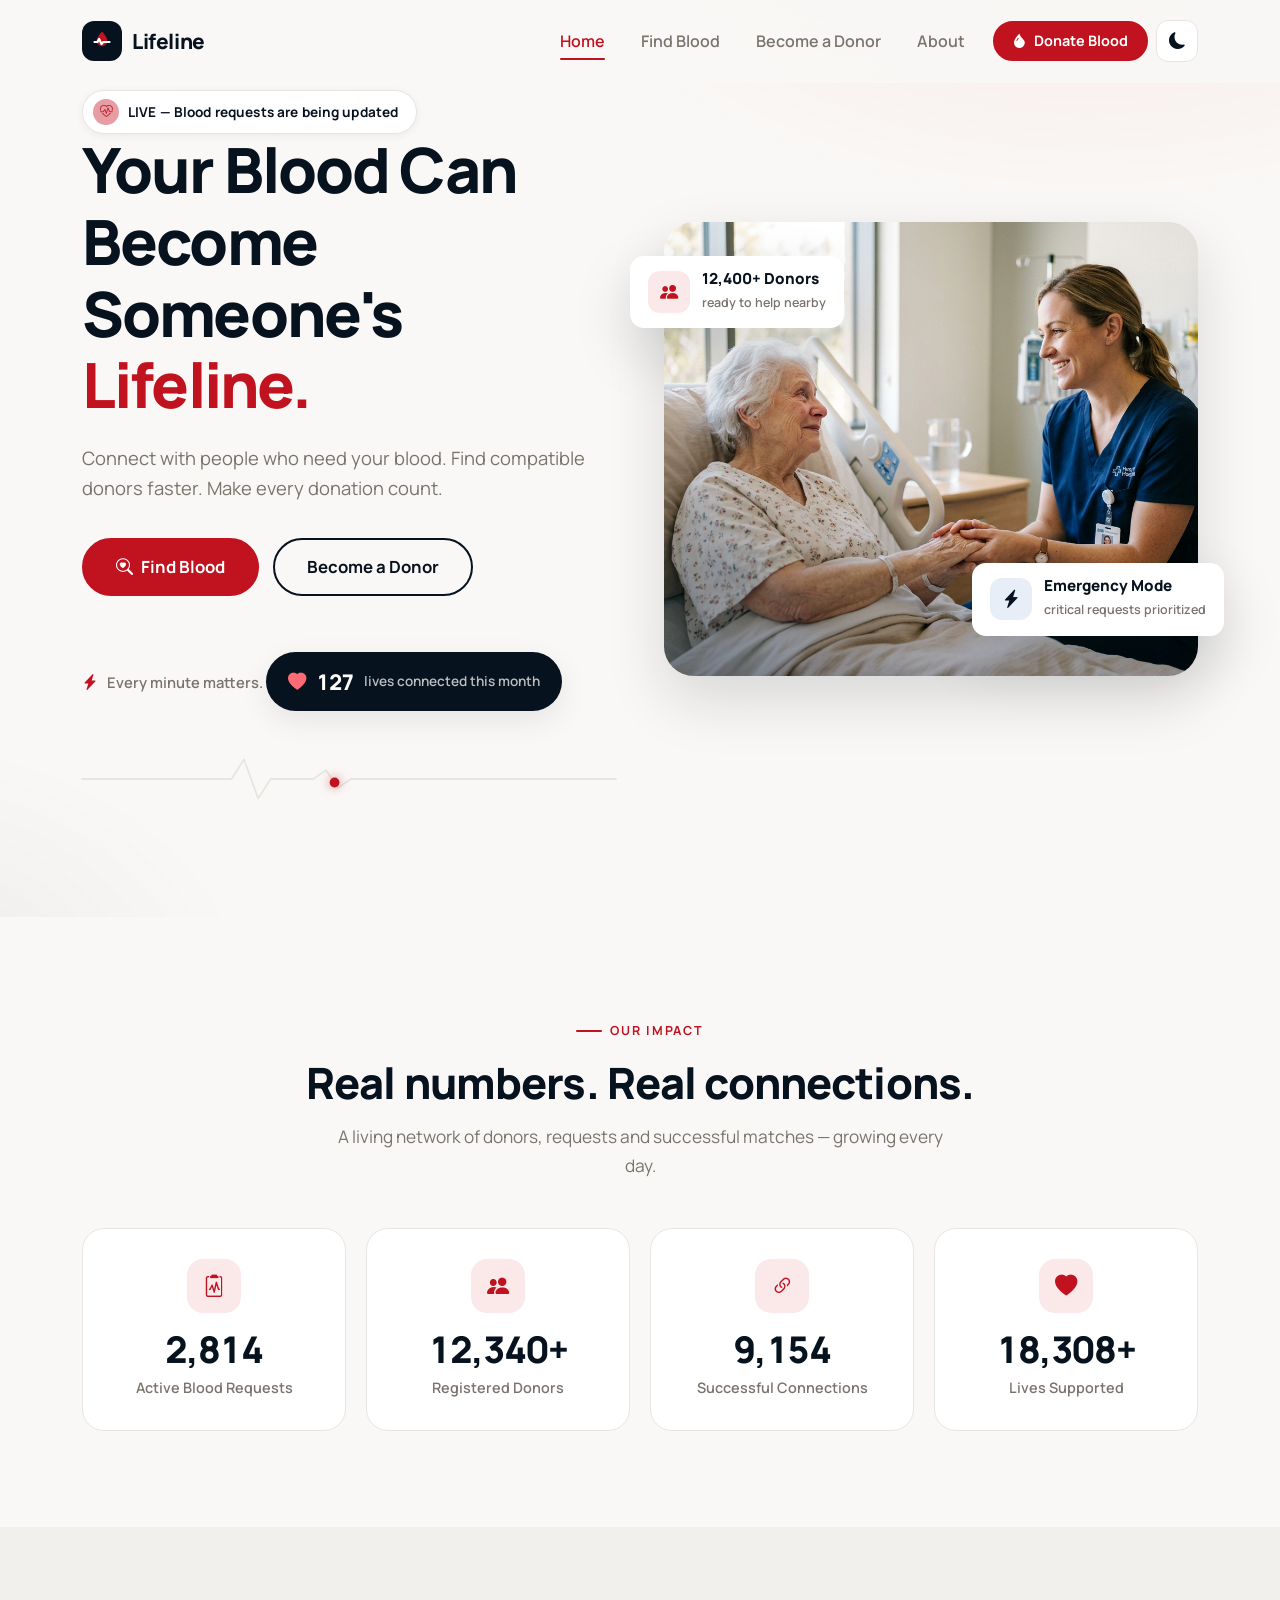
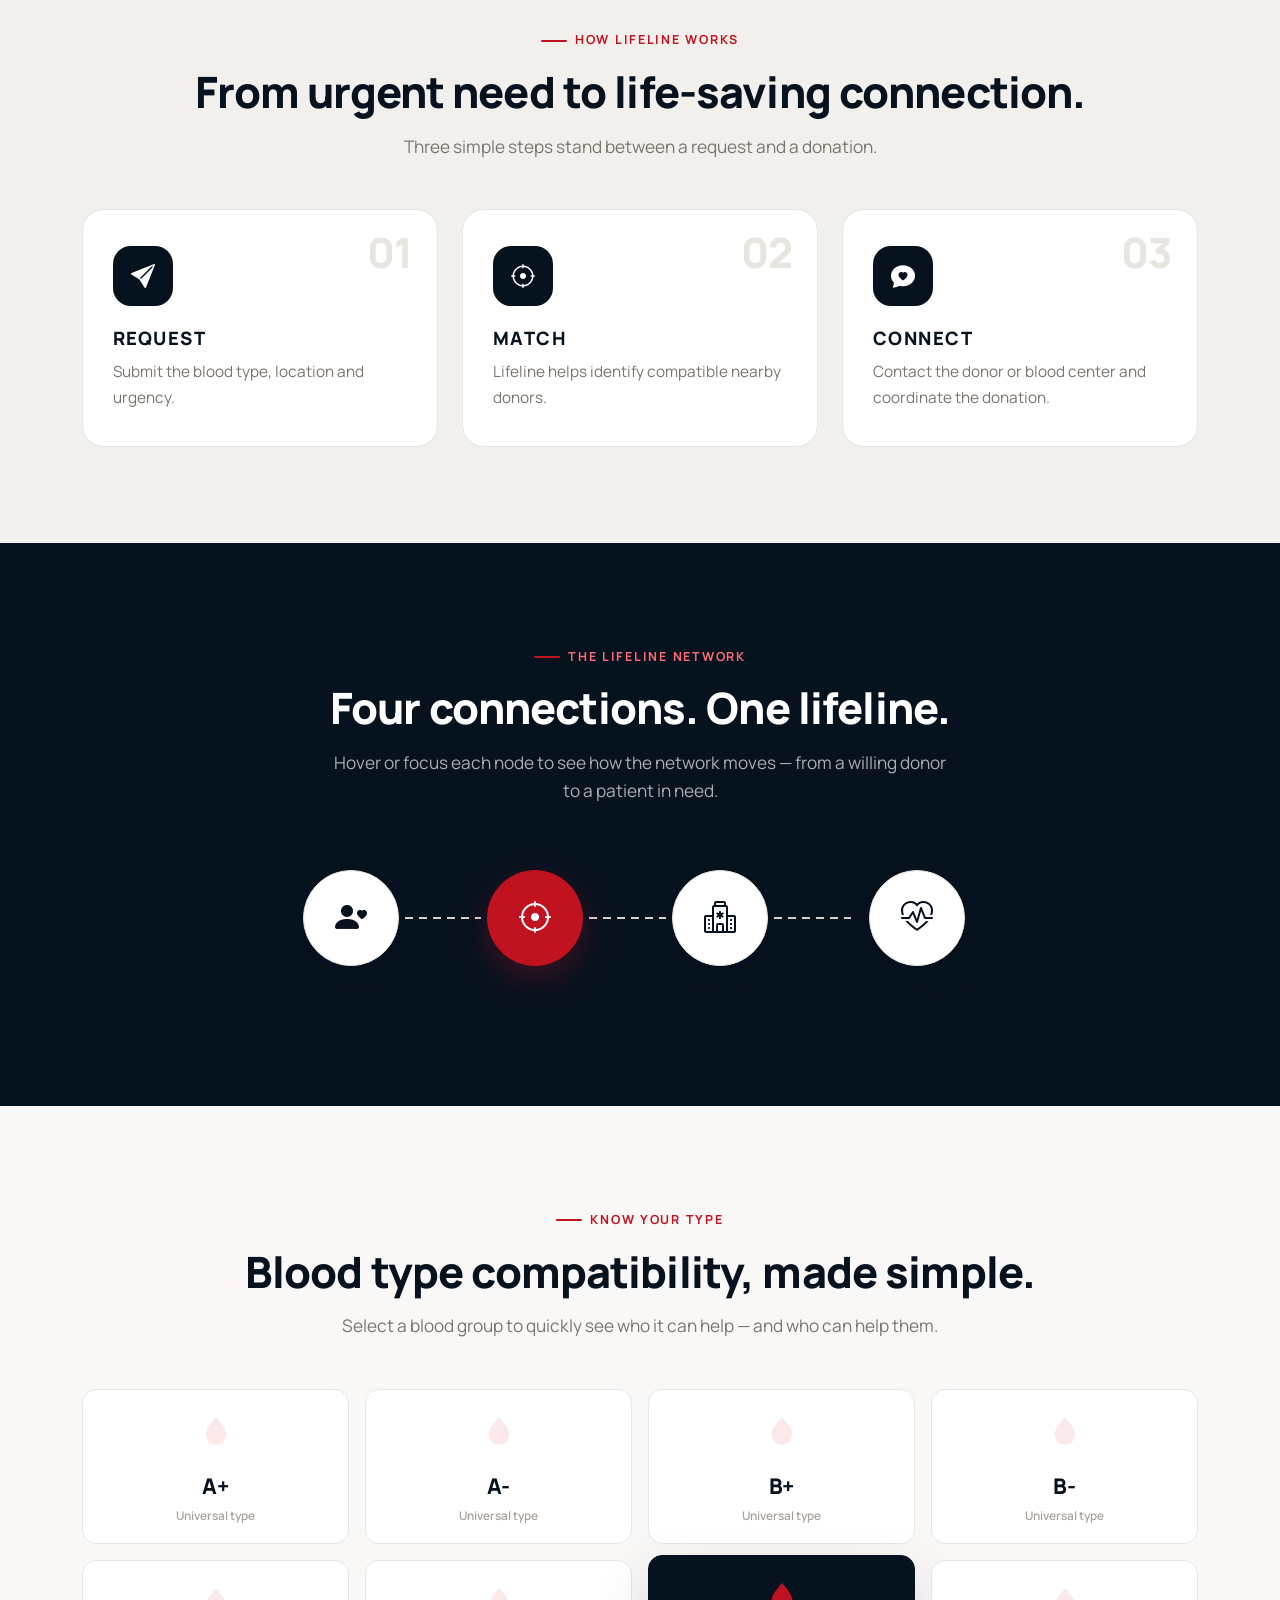
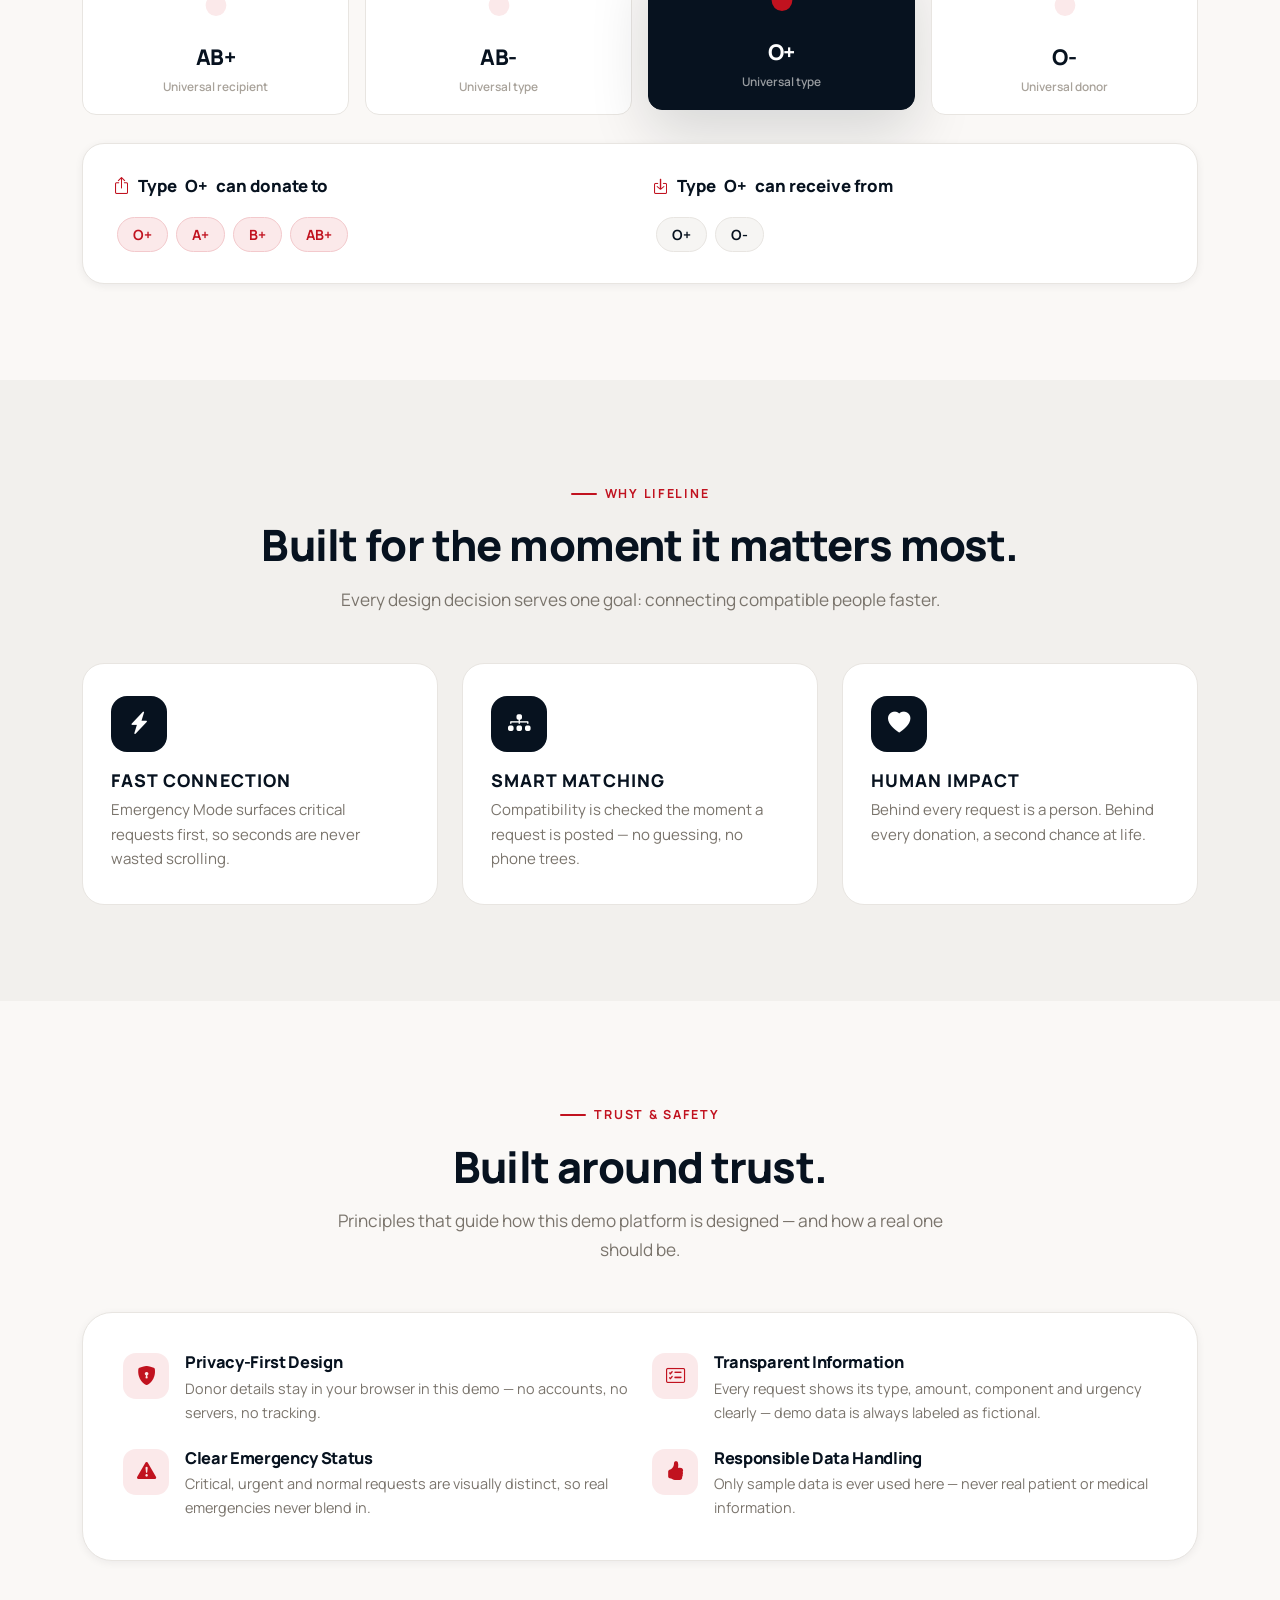
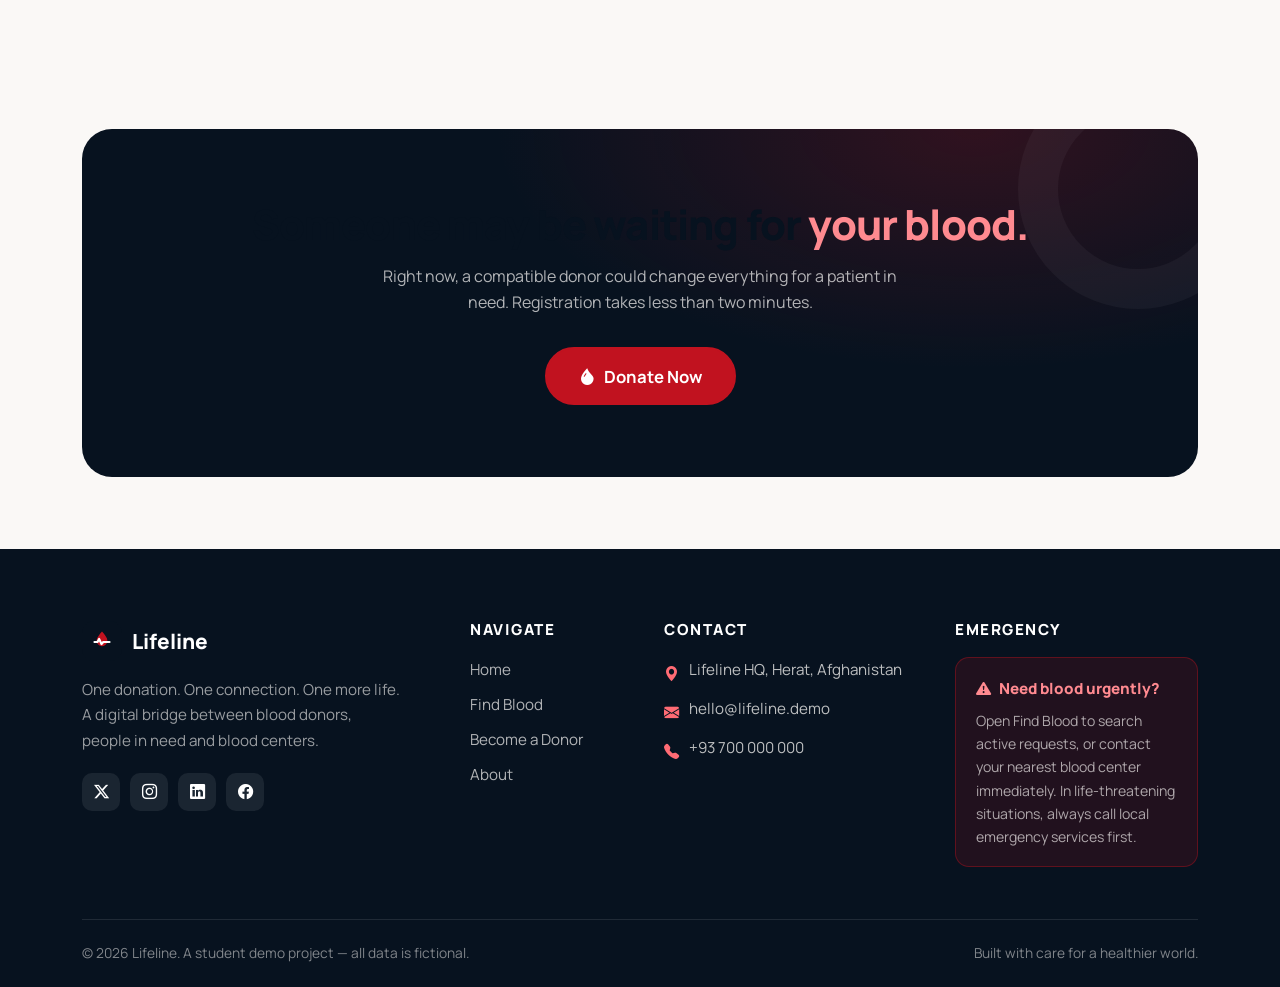
<file: index.html>
<!DOCTYPE html>
<html lang="en">

<head>
    <meta charset="UTF-8">
    <meta name="viewport" content="width=device-width, initial-scale=1.0">
    <meta name="description"
        content="Lifeline — One donation. One connection. One more life. Connect with blood donors and blood requests faster.">
    <title>Lifeline — One donation. One connection. One more life.</title>

    <!-- Fonts -->
    <link rel="preconnect" href="https://fonts.googleapis.com">
    <link rel="preconnect" href="https://fonts.gstatic.com" crossorigin>
    <link href="https://fonts.googleapis.com/css2?family=Manrope:wght@400;500;600;700;800&display=swap"
        rel="stylesheet">

    <!-- Bootstrap 5 -->
    <link href="https://cdn.jsdelivr.net/npm/bootstrap@5.3.3/dist/css/bootstrap.min.css" rel="stylesheet">

    <!-- Bootstrap Icons -->
    <link href="https://cdn.jsdelivr.net/npm/bootstrap-icons@1.11.3/font/bootstrap-icons.css" rel="stylesheet">

    <!-- Custom styles -->
     <link rel="stylesheet" href="css/style.css">
    <link rel="icon" href="assets/photo_2026-09-27_14-04-06.jpg">
</head>

<body>

    <!-- ===================== NAVBAR ===================== -->
    <nav class="navbar navbar-expand-lg navbar-lifeline fixed-top" aria-label="Main navigation">
        <div class="container">
            <a class="navbar-brand" href="index.html" aria-label="Lifeline home">
                <span class="brand-logo" aria-hidden="true">
                    <svg viewBox="0 0 24 24" role="img">
                        <path class="drop-shape"
                            d="M12 2.6c3.1 3.6 5.4 6.4 5.4 9.2a5.4 5.4 0 1 1-10.8 0c0-2.8 2.3-5.6 5.4-9.2z" />
                        <path class="pulse-line" d="M4.5 13h3l1.6-3 2.4 5 1.8-2h6.2" />
                    </svg>
                </span>
                Lifeline
            </a>

            <button class="navbar-toggler" type="button" data-bs-toggle="collapse" data-bs-target="#mainNav"
                aria-controls="mainNav" aria-expanded="false" aria-label="Toggle navigation">
                <i class="bi bi-list"></i>
            </button>

            <div class="collapse navbar-collapse" id="mainNav">
                <ul class="navbar-nav ms-auto align-items-lg-center">
                    <li class="nav-item"><a class="nav-link active" aria-current="page" href="index.html">Home</a></li>
                    <li class="nav-item"><a class="nav-link" href="find-blood.html">Find Blood</a></li>
                    <li class="nav-item"><a class="nav-link" href="donate.html">Become a Donor</a></li>
                    <li class="nav-item"><a class="nav-link" href="about.html">About</a></li>
                </ul>
                <a href="donate.html" class="btn btn-red btn-sm navbar-cta">
                    <i class="bi bi-droplet-fill" aria-hidden="true"></i> Donate Blood
                </a>
                <button type="button" class="theme-toggle ms-lg-2 mt-3 mt-lg-0" aria-label="Switch to dark mode">
                    <i class="bi bi-moon-fill" aria-hidden="true"></i>
                </button>
            </div>
        </div>
    </nav>

    <!-- ===================== HERO ===================== -->
    <header class="hero">
        <div class="container">
            <div class="row align-items-center g-5">
                <div class="col-lg-6">
                    <span class="live-badge">
                        <span class="live-dot"><i class="bi bi-heart-pulse" aria-hidden="true"></i></span>
                        <span class="live-text">LIVE — Blood requests are being updated</span>
                    </span>
                    <h1>Your Blood Can Become Someone's <span class="text-red">Lifeline.</span></h1>
                    <p class="hero-sub">Connect with people who need your blood. Find compatible donors faster. Make
                        every donation count.</p>
                    <div class="hero-actions">
                        <a href="find-blood.html" class="btn btn-red btn-lg" data-pulse-link>
                            <i class="bi bi-search-heart" aria-hidden="true"></i> Find Blood
                        </a>
                        <a href="donate.html" class="btn btn-outline btn-lg">Become a Donor</a>
                    </div>
                    <span class="hero-trust">
                        <i class="bi bi-lightning-charge-fill" aria-hidden="true"></i>
                        Every minute matters.
                    </span>

                    <div class="lives-pill" role="status">
                        <i class="bi bi-heart-fill lives-icon" aria-hidden="true"></i>
                        <span class="lives-number stat-number" data-target="127">0</span>
                        <span class="lives-text">lives connected this month</span>
                    </div>

                    <div class="hero-pulse" aria-hidden="true">
                        <svg viewBox="0 0 600 60" preserveAspectRatio="xMidYMid meet">
                            <path class="pulse-track"
                                d="M0,30 L150,30 L168,30 L182,8 L198,52 L212,30 L260,30 L274,20 L288,40 L302,30 L600,30" />
                            <path class="pulse-draw"
                                d="M0,30 L150,30 L168,30 L182,8 L198,52 L212,30 L260,30 L274,20 L288,40 L302,30 L600,30" />
                            <g class="pulse-drop-g">
                                <circle class="pulse-drop" r="5.5" cx="0" cy="0" />
                                <animateMotion dur="4.2s" repeatCount="indefinite"
                                    path="M0,30 L150,30 L168,30 L182,8 L198,52 L212,30 L260,30 L274,20 L288,40 L302,30 L600,30" />
                            </g>
                        </svg>
                    </div>
                </div>

                <div class="col-lg-6">
                    <div class="hero-visual">
                        <div class="hero-float-card float-card-1">
                            <span class="icon-wrap"><i class="bi bi-people-fill" aria-hidden="true"></i></span>
                            <span>
                                <span class="float-title d-block">12,400+ Donors</span>
                                <span class="float-sub">ready to help nearby</span>
                            </span>
                        </div>
                        <div class="hero-float-card float-card-2">
                            <span class="icon-wrap"><i class="bi bi-lightning-charge-fill"
                                    aria-hidden="true"></i></span>
                            <span>
                                <span class="float-title d-block">Emergency Mode</span>
                                <span class="float-sub">critical requests prioritized</span>
                            </span>
                        </div>
                        <div class="hero-img-wrap">
                            <img src="assets/hero-home.png"
                                alt="A healthcare professional gently holding a patient's hand, symbolizing human connection and care">
                        </div>
                    </div>
                </div>
            </div>
        </div>
    </header>

    <!-- ===================== STATISTICS ===================== -->
    <section class="section" aria-labelledby="stats-heading">
        <div class="container">
            <div class="text-center mb-5 reveal">
                <span class="eyebrow">Our Impact</span>
                <h2 class="section-title" id="stats-heading">Real numbers. Real connections.</h2>
                <p class="section-lead">A living network of donors, requests and successful matches — growing every day.
                </p>
            </div>

            <div class="stats-grid">
                <div class="stat-card reveal">
                    <span class="stat-icon"><i class="bi bi-clipboard2-pulse" aria-hidden="true"></i></span>
                    <div class="stat-number" data-target="2847" data-suffix="">0</div>
                    <div class="stat-label">Active Blood Requests</div>
                </div>
                <div class="stat-card reveal">
                    <span class="stat-icon"><i class="bi bi-people-fill" aria-hidden="true"></i></span>
                    <div class="stat-number" data-target="12483" data-suffix="+">0</div>
                    <div class="stat-label">Registered Donors</div>
                </div>
                <div class="stat-card reveal">
                    <span class="stat-icon"><i class="bi bi-link-45deg" aria-hidden="true"></i></span>
                    <div class="stat-number" data-target="9260" data-suffix="">0</div>
                    <div class="stat-label">Successful Connections</div>
                </div>
                <div class="stat-card reveal">
                    <span class="stat-icon"><i class="bi bi-heart-fill" aria-hidden="true"></i></span>
                    <div class="stat-number" data-target="18520" data-suffix="+">0</div>
                    <div class="stat-label">Lives Supported</div>
                </div>
            </div>
        </div>
    </section>

    <!-- ===================== HOW LIFELINE WORKS ===================== -->
    <section class="section section-gray" aria-labelledby="how-heading">
        <div class="container">
            <div class="text-center mb-5 reveal">
                <span class="eyebrow">How Lifeline Works</span>
                <h2 class="section-title" id="how-heading">From urgent need to life-saving connection.</h2>
                <p class="section-lead">Three simple steps stand between a request and a donation.</p>
            </div>

            <div class="steps-grid">
                <article class="step-card reveal">
                    <span class="step-num" aria-hidden="true">01</span>
                    <span class="step-icon"><i class="bi bi-send-fill" aria-hidden="true"></i></span>
                    <h3>Request</h3>
                    <p>Submit the blood type, location and urgency.</p>
                </article>

                <article class="step-card reveal">
                    <span class="step-num" aria-hidden="true">02</span>
                    <span class="step-icon"><i class="bi bi-crosshair" aria-hidden="true"></i></span>
                    <h3>Match</h3>
                    <p>Lifeline helps identify compatible nearby donors.</p>
                </article>

                <article class="step-card reveal">
                    <span class="step-num" aria-hidden="true">03</span>
                    <span class="step-icon"><i class="bi bi-chat-heart-fill" aria-hidden="true"></i></span>
                    <h3>Connect</h3>
                    <p>Contact the donor or blood center and coordinate the donation.</p>
                </article>
            </div>
        </div>
    </section>

    <!-- ===================== LIFELINE NETWORK ===================== -->
    <section class="section section-dark network-section" aria-labelledby="network-heading">
        <div class="container">
            <div class="text-center mb-2 reveal">
                <span class="eyebrow">The Lifeline Network</span>
                <h2 class="section-title" id="network-heading">Four connections. One lifeline.</h2>
                <p class="section-lead">Hover or focus each node to see how the network moves — from a willing donor to
                    a patient in need.</p>
            </div>

            <div class="network-map reveal">
                <div class="network-node" tabindex="0">
                    <span class="node-circle"><i class="bi bi-person-heart" aria-hidden="true"></i></span>
                    <span class="node-label">Donor</span>
                    <span class="node-tooltip" role="tooltip">A registered donor marks their blood type, city and
                        availability.</span>
                </div>
                <span class="network-link" aria-hidden="true"></span>
                <div class="network-node node-core" tabindex="0">
                    <span class="node-circle"><i class="bi bi-crosshair" aria-hidden="true"></i></span>
                    <span class="node-label">Match</span>
                    <span class="node-tooltip" role="tooltip">Lifeline pairs compatible blood types with nearby, active
                        requests.</span>
                </div>
                <span class="network-link" aria-hidden="true"></span>
                <div class="network-node" tabindex="0">
                    <span class="node-circle"><i class="bi bi-hospital" aria-hidden="true"></i></span>
                    <span class="node-label">Hospital</span>
                    <span class="node-tooltip" role="tooltip">The blood center or hospital confirms need and coordinates
                        safely.</span>
                </div>
                <span class="network-link" aria-hidden="true"></span>
                <div class="network-node" tabindex="0">
                    <span class="node-circle"><i class="bi bi-heart-pulse" aria-hidden="true"></i></span>
                    <span class="node-label">Blood Request</span>
                    <span class="node-tooltip" role="tooltip">A patient receives the donation they were waiting
                        for.</span>
                </div>
            </div>
        </div>
    </section>

    <!-- ===================== BLOOD TYPE COMPATIBILITY ===================== -->
    <section class="section" aria-labelledby="bloodtype-heading">
        <div class="container">
            <div class="text-center mb-5 reveal">
                <span class="eyebrow">Know Your Type</span>
                <h2 class="section-title" id="bloodtype-heading">Blood type compatibility, made simple.</h2>
                <p class="section-lead">Select a blood group to quickly see who it can help — and who can help them.</p>
            </div>

            <div class="bloodtype-grid reveal" id="homeBloodGrid" role="group" aria-label="Select a blood type">
                <!-- Blood cards are rendered by JavaScript -->
            </div>

            <div class="blood-info-panel reveal" id="homeBloodPanel" aria-live="polite">
                <div class="row g-4">
                    <div class="col-md-6">
                        <div class="panel-title"><i class="bi bi-box-arrow-up" aria-hidden="true"></i> Type <span
                                id="panelSelectedType">O+</span> can donate to</div>
                        <div id="panelDonateTo"></div>
                    </div>
                    <div class="col-md-6">
                        <div class="panel-title"><i class="bi bi-box-arrow-in-down" aria-hidden="true"></i> Type <span
                                id="panelReceiveType">O+</span> can receive from</div>
                        <div id="panelReceiveFrom"></div>
                    </div>
                </div>
            </div>
        </div>
    </section>

    <!-- ===================== WHY LIFELINE ===================== -->
    <section class="section section-gray" aria-labelledby="why-heading">
        <div class="container">
            <div class="text-center mb-5 reveal">
                <span class="eyebrow">Why Lifeline</span>
                <h2 class="section-title" id="why-heading">Built for the moment it matters most.</h2>
                <p class="section-lead">Every design decision serves one goal: connecting compatible people faster.</p>
            </div>

            <div class="row g-4">
                <div class="col-md-4 reveal" data-delay="0">
                    <article class="why-card">
                        <span class="why-icon"><i class="bi bi-lightning-charge-fill" aria-hidden="true"></i></span>
                        <h3>Fast Connection</h3>
                        <p>Emergency Mode surfaces critical requests first, so seconds are never wasted scrolling.</p>
                    </article>
                </div>
                <div class="col-md-4 reveal" data-delay="100">
                    <article class="why-card">
                        <span class="why-icon"><i class="bi bi-diagram-3-fill" aria-hidden="true"></i></span>
                        <h3>Smart Matching</h3>
                        <p>Compatibility is checked the moment a request is posted — no guessing, no phone trees.</p>
                    </article>
                </div>
                <div class="col-md-4 reveal" data-delay="200">
                    <article class="why-card">
                        <span class="why-icon"><i class="bi bi-heart-fill" aria-hidden="true"></i></span>
                        <h3>Human Impact</h3>
                        <p>Behind every request is a person. Behind every donation, a second chance at life.</p>
                    </article>
                </div>
            </div>
        </div>
    </section>

    <!-- ===================== TRUST & SAFETY ===================== -->
    <section class="section" aria-labelledby="trust-heading">
        <div class="container">
            <div class="text-center mb-5 reveal">
                <span class="eyebrow">Trust &amp; Safety</span>
                <h2 class="section-title" id="trust-heading">Built around trust.</h2>
                <p class="section-lead">Principles that guide how this demo platform is designed — and how a real one
                    should be.</p>
            </div>

            <div class="trust-panel reveal">
                <div class="row g-4">
                    <div class="col-md-6 reveal" data-delay="0">
                        <div class="trust-item">
                            <span class="trust-icon"><i class="bi bi-shield-lock-fill" aria-hidden="true"></i></span>
                            <div>
                                <h3>Privacy-First Design</h3>
                                <p>Donor details stay in your browser in this demo — no accounts, no servers, no
                                    tracking.</p>
                            </div>
                        </div>
                    </div>
                    <div class="col-md-6 reveal" data-delay="100">
                        <div class="trust-item">
                            <span class="trust-icon"><i class="bi bi-card-checklist" aria-hidden="true"></i></span>
                            <div>
                                <h3>Transparent Information</h3>
                                <p>Every request shows its type, amount, component and urgency clearly — demo data is
                                    always labeled as fictional.</p>
                            </div>
                        </div>
                    </div>
                    <div class="col-md-6 reveal" data-delay="200">
                        <div class="trust-item">
                            <span class="trust-icon"><i class="bi bi-exclamation-triangle-fill"
                                    aria-hidden="true"></i></span>
                            <div>
                                <h3>Clear Emergency Status</h3>
                                <p>Critical, urgent and normal requests are visually distinct, so real emergencies never
                                    blend in.</p>
                            </div>
                        </div>
                    </div>
                    <div class="col-md-6 reveal" data-delay="300">
                        <div class="trust-item">
                            <span class="trust-icon"><i class="bi bi-hand-thumbs-up-fill" aria-hidden="true"></i></span>
                            <div>
                                <h3>Responsible Data Handling</h3>
                                <p>Only sample data is ever used here — never real patient or medical information.</p>
                            </div>
                        </div>
                    </div>
                </div>
            </div>
        </div>
    </section>

    <!-- ===================== EMERGENCY CTA ===================== -->
    <section class="section-tight" aria-labelledby="cta-heading">
        <div class="container">
            <div class="emergency-cta reveal">
                <h2 id="cta-heading">Someone may be waiting for <span style="color:#FF8A90;">your blood.</span></h2>
                <p>Right now, a compatible donor could change everything for a patient in need. Registration takes less
                    than two minutes.</p>
                <a href="donate.html" class="btn btn-red btn-lg">
                    <i class="bi bi-droplet-fill" aria-hidden="true"></i> Donate Now
                </a>
            </div>
        </div>
    </section>


    <!-- ===================== FOOTER ===================== -->
    <footer class="footer">
        <div class="container">
            <div class="row g-5">
                <div class="col-lg-4 col-md-6">
                    <a class="footer-brand" href="index.html">
                        <span class="brand-logo" aria-hidden="true">
                            <svg viewBox="0 0 24 24" role="img">
                                <path class="drop-shape"
                                    d="M12 2.6c3.1 3.6 5.4 6.4 5.4 9.2a5.4 5.4 0 1 1-10.8 0c0-2.8 2.3-5.6 5.4-9.2z" />
                                <path class="pulse-line" d="M4.5 13h3l1.6-3 2.4 5 1.8-2h6.2" />
                            </svg>
                        </span>
                        Lifeline
                    </a>
                    <p class="footer-desc">One donation. One connection. One more life. A digital bridge between blood
                        donors, people in need and blood centers.</p>
                    <div class="footer-social">
                        <a href="#" aria-label="Lifeline on X (Twitter)"><i class="bi bi-twitter-x"
                                aria-hidden="true"></i></a>
                        <a href="#" aria-label="Lifeline on Instagram"><i class="bi bi-instagram"
                                aria-hidden="true"></i></a>
                        <a href="#" aria-label="Lifeline on LinkedIn"><i class="bi bi-linkedin"
                                aria-hidden="true"></i></a>
                        <a href="#" aria-label="Lifeline on Facebook"><i class="bi bi-facebook"
                                aria-hidden="true"></i></a>
                    </div>
                </div>

                <div class="col-lg-2 col-md-6 col-6">
                    <h6>Navigate</h6>
                    <ul>
                        <li><a href="index.html">Home</a></li>
                        <li><a href="find-blood.html">Find Blood</a></li>
                        <li><a href="donate.html">Become a Donor</a></li>
                        <li><a href="about.html">About</a></li>
                    </ul>
                </div>

                <div class="col-lg-3 col-md-6 col-6">
                    <h6>Contact</h6>
                    <ul class="footer-contact">
                        <li><i class="bi bi-geo-alt-fill" aria-hidden="true"></i> Lifeline HQ, Herat, Afghanistan</li>
                        <li><i class="bi bi-envelope-fill" aria-hidden="true"></i> hello@lifeline.demo</li>
                        <li><i class="bi bi-telephone-fill" aria-hidden="true"></i> +93 700 000 000</li>
                    </ul>
                </div>

                <div class="col-lg-3 col-md-6">
                    <h6>Emergency</h6>
                    <div class="footer-emergency">
                        <div class="emergency-title"><i class="bi bi-exclamation-triangle-fill" aria-hidden="true"></i>
                            Need blood urgently?</div>
                        <p>Open Find Blood to search active requests, or contact your nearest blood center immediately.
                            In life-threatening situations, always call local emergency services first.</p>
                    </div>
                </div>
            </div>

            <div class="footer-bottom d-flex flex-column flex-md-row justify-content-between gap-2">
                <span>© 2026 Lifeline. A student demo project — all data is fictional.</span>
                <span>Built with care for a healthier world.</span>
            </div>
        </div>
    </footer>

    <!-- Back to top -->
    <button type="button" class="back-to-top" id="backToTop" aria-label="Back to top">
        <i class="bi bi-arrow-up" aria-hidden="true"></i>
    </button>

    <!-- Bootstrap JS -->
    <script src="https://cdn.jsdelivr.net/npm/bootstrap@5.3.3/dist/js/bootstrap.bundle.min.js"></script>

    <!-- Custom JS -->
    <script src="js/main.js"></script>
</body>

</html>
</file>
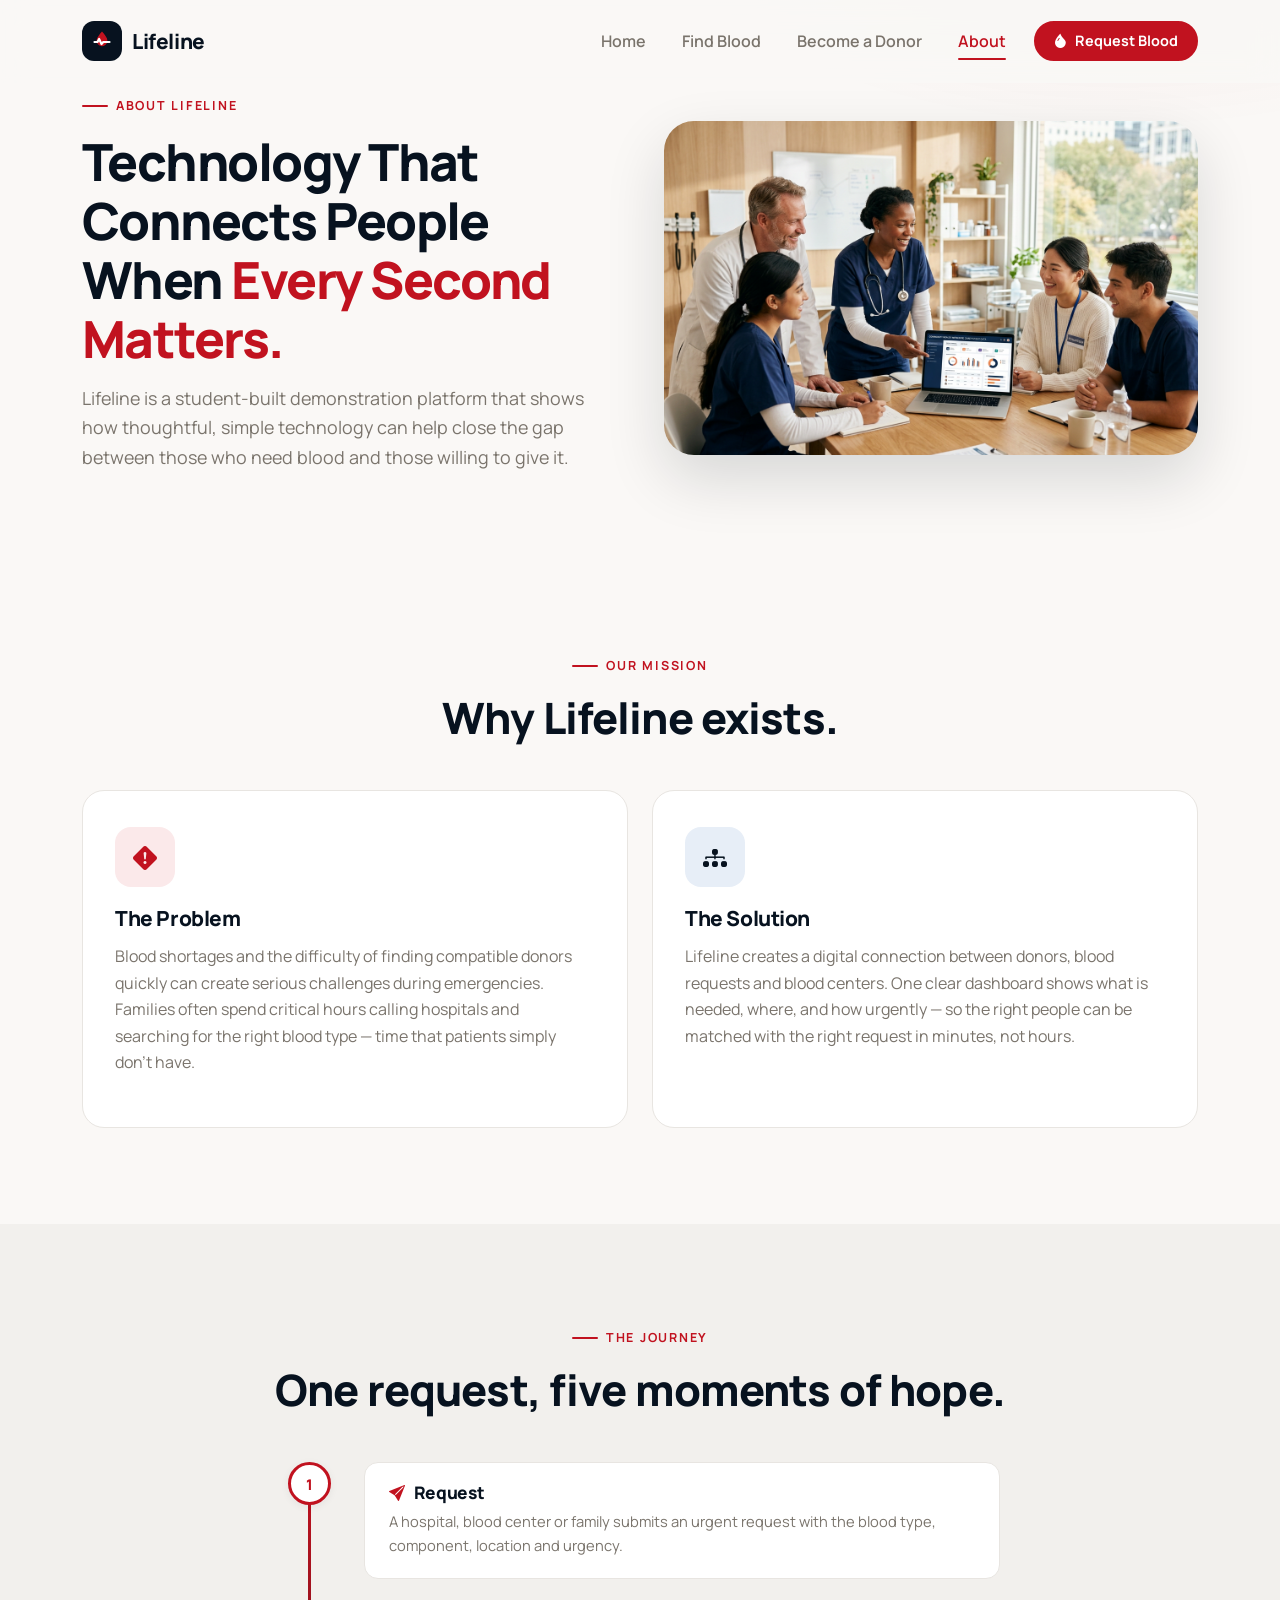
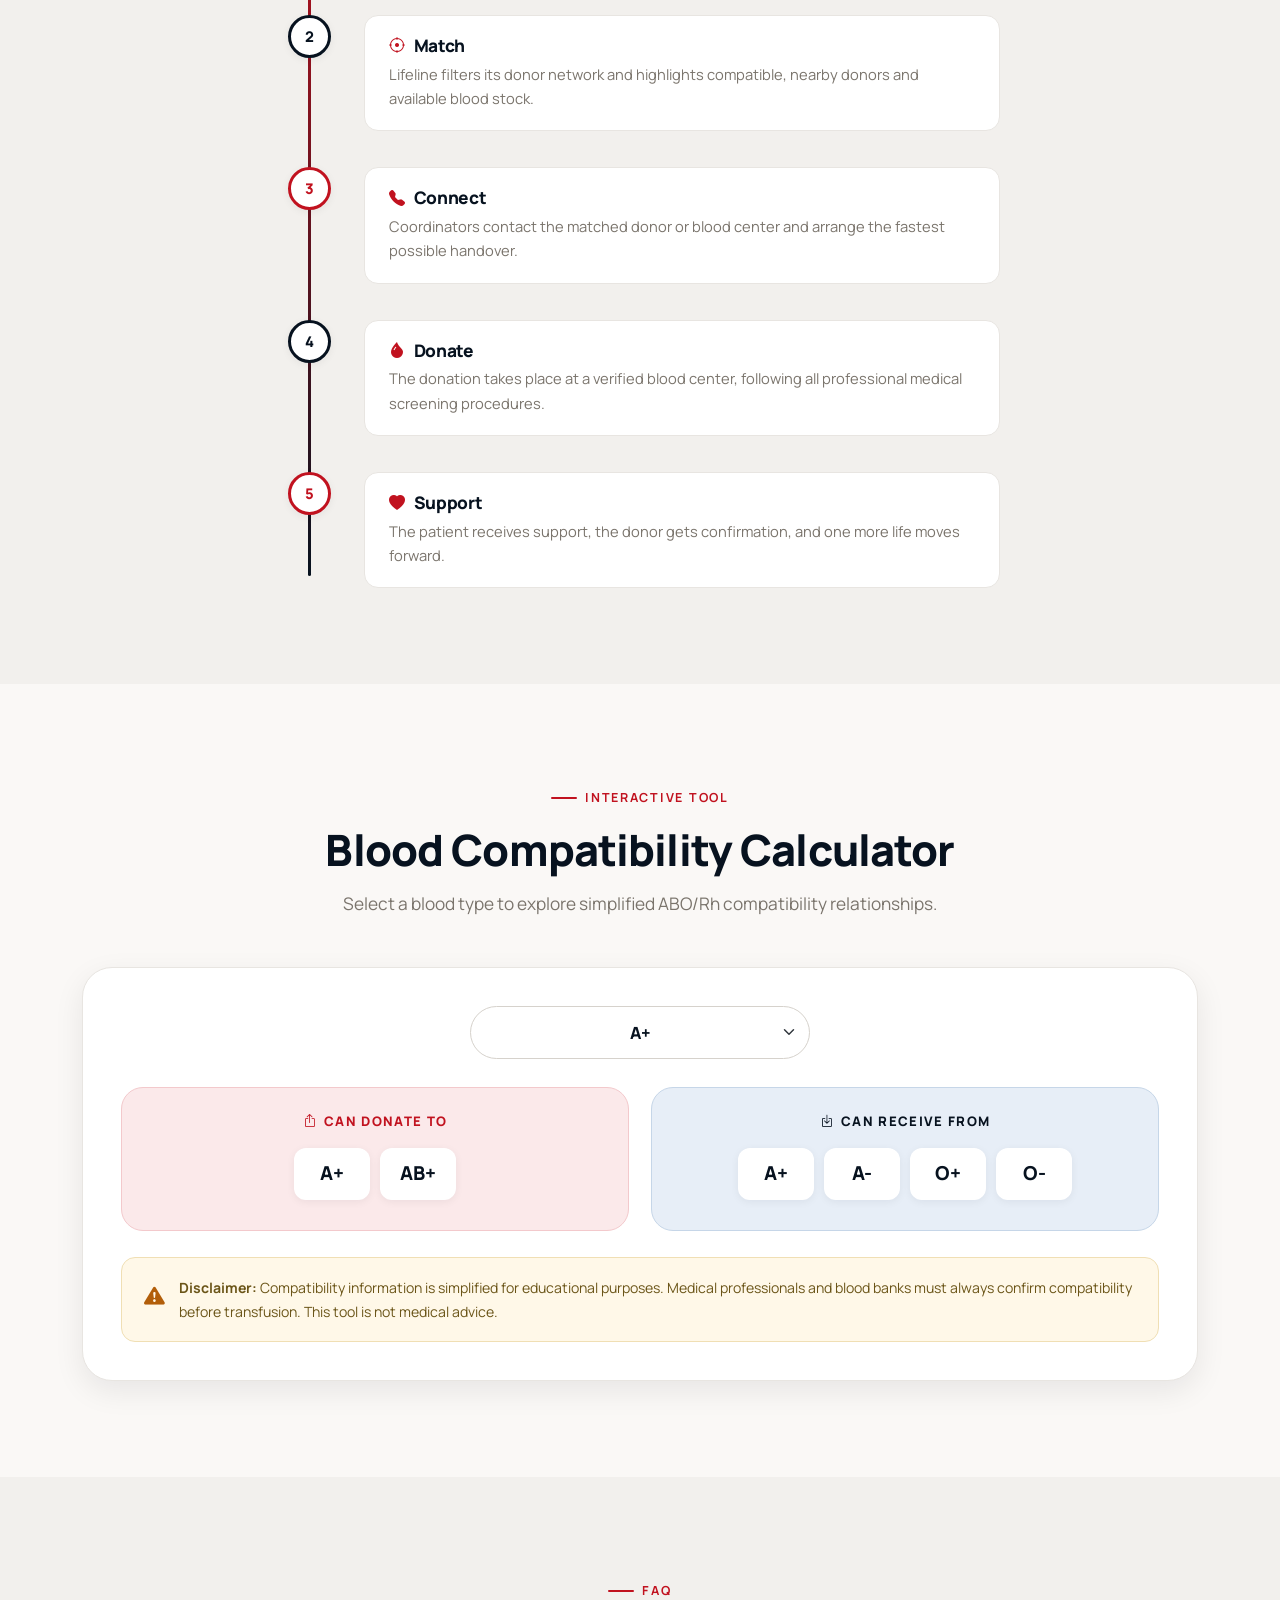
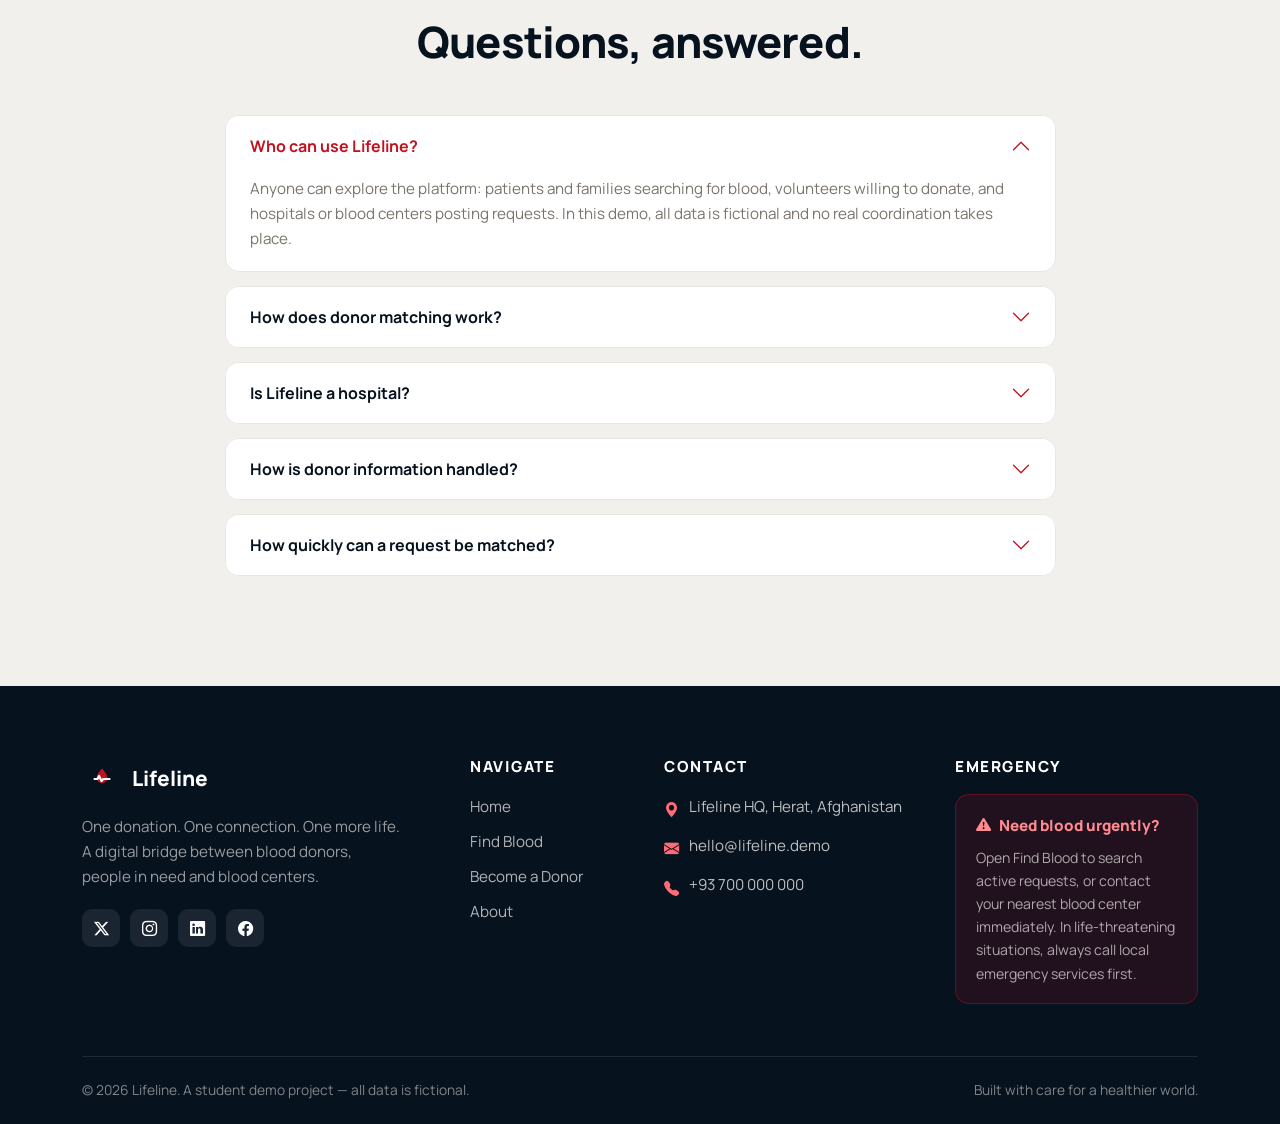
<file: about.html>
<!DOCTYPE html>
<html lang="en">
<head>
  <meta charset="UTF-8">
  <meta name="viewport" content="width=device-width, initial-scale=1.0">
  <meta name="description" content="About Lifeline — technology that connects donors, blood requests and blood centers when every second matters.">
  <title>About — Lifeline</title>

  <!-- Fonts -->
  <link rel="preconnect" href="https://fonts.googleapis.com">
  <link rel="preconnect" href="https://fonts.gstatic.com" crossorigin>
  <link href="https://fonts.googleapis.com/css2?family=Manrope:wght@400;500;600;700;800&display=swap" rel="stylesheet">

  <!-- Bootstrap 5 -->
  <link href="https://cdn.jsdelivr.net/npm/bootstrap@5.3.3/dist/css/bootstrap.min.css" rel="stylesheet">

  <!-- Bootstrap Icons -->
  <link href="https://cdn.jsdelivr.net/npm/bootstrap-icons@1.11.3/font/bootstrap-icons.css" rel="stylesheet">

  <!-- Custom styles -->
   <link rel="stylesheet" href="css/style.css">
  <link rel="icon" href="assets/photo_2026-09-27_14-04-06.jpg">
</head>
<body>
    <!-- ===================== NAVBAR ===================== -->
  <nav class="navbar navbar-expand-lg navbar-lifeline fixed-top" aria-label="Main navigation">
    <div class="container">
      <a class="navbar-brand" href="index.html" aria-label="Lifeline home">
        <span class="brand-logo" aria-hidden="true">
          <svg viewBox="0 0 24 24" role="img">
            <path class="drop-shape" d="M12 2.6c3.1 3.6 5.4 6.4 5.4 9.2a5.4 5.4 0 1 1-10.8 0c0-2.8 2.3-5.6 5.4-9.2z"/>
            <path class="pulse-line" d="M4.5 13h3l1.6-3 2.4 5 1.8-2h6.2"/>
          </svg>
        </span>
        Lifeline
      </a>

      <button class="navbar-toggler" type="button" data-bs-toggle="collapse" data-bs-target="#mainNav" aria-controls="mainNav" aria-expanded="false" aria-label="Toggle navigation">
        <i class="bi bi-list"></i>
      </button>

      <div class="collapse navbar-collapse" id="mainNav">
        <ul class="navbar-nav ms-auto align-items-lg-center">
          <li class="nav-item"><a class="nav-link" href="index.html">Home</a></li>
          <li class="nav-item"><a class="nav-link" href="find-blood.html">Find Blood</a></li>
          <li class="nav-item"><a class="nav-link" href="donate.html">Become a Donor</a></li>
          <li class="nav-item"><a class="nav-link active" aria-current="page" href="about.html">About</a></li>
        </ul>
        <a href="find-blood.html" class="btn btn-red btn-sm navbar-cta">
          <i class="bi bi-droplet-fill" aria-hidden="true"></i> Request Blood
        </a>
      </div>
    </div>
  </nav>
  <!-- ===================== PAGE HERO ===================== -->
  <header class="page-hero">
    <div class="container">
      <div class="row align-items-center g-5">
        <div class="col-lg-6">
          <span class="eyebrow">About Lifeline</span>
          <h1>Technology That Connects People When <span class="text-red">Every Second Matters.</span></h1>
          <p class="lead-text">Lifeline is a student-built demonstration platform that shows how thoughtful, simple technology can help close the gap between those who need blood and those willing to give it.</p>
        </div>
        <div class="col-lg-6">
          <div class="about-visual-wrap">
            <img src="assets/about-visual.png" alt="A diverse team of healthcare professionals and volunteers collaborating in a bright modern workspace">
          </div>
        </div>
      </div>
    </div>
  </header>
  
  <main>
    <!-- ===================== PROBLEM / SOLUTION ===================== -->
    <section class="section" aria-labelledby="mission-heading">
      <div class="container">
        <div class="text-center mb-5 reveal">
          <span class="eyebrow justify-content-center">Our Mission</span>
          <h2 class="section-title" id="mission-heading">Why Lifeline exists.</h2>
        </div>

        <div class="row g-4">
          <div class="col-lg-6 reveal">
            <article class="problem-solution-card">
              <span class="ps-icon icon-red"><i class="bi bi-exclamation-diamond-fill" aria-hidden="true"></i></span>
              <h3>The Problem</h3>
              <p>Blood shortages and the difficulty of finding compatible donors quickly can create serious challenges during emergencies. Families often spend critical hours calling hospitals and searching for the right blood type — time that patients simply don't have.</p>
            </article>
          </div>
          <div class="col-lg-6 reveal">
            <article class="problem-solution-card">
              <span class="ps-icon icon-navy"><i class="bi bi-diagram-3-fill" aria-hidden="true"></i></span>
              <h3>The Solution</h3>
              <p>Lifeline creates a digital connection between donors, blood requests and blood centers. One clear dashboard shows what is needed, where, and how urgently — so the right people can be matched with the right request in minutes, not hours.</p>
            </article>
          </div>
        </div>
      </div>
    </section>

    <!-- ===================== TIMELINE ===================== -->
    <section class="section section-gray" aria-labelledby="timeline-heading">
      <div class="container">
        <div class="text-center mb-5 reveal">
          <span class="eyebrow justify-content-center">The Journey</span>
          <h2 class="section-title" id="timeline-heading">One request, five moments of hope.</h2>
        </div>

        <ol class="timeline">
          <li class="timeline-item reveal">
            <span class="timeline-dot" aria-hidden="true">1</span>
            <div class="timeline-card">
              <h4><i class="bi bi-send-fill" aria-hidden="true"></i> Request</h4>
              <p>A hospital, blood center or family submits an urgent request with the blood type, component, location and urgency.</p>
            </div>
          </li>
          <li class="timeline-item reveal">
            <span class="timeline-dot" aria-hidden="true">2</span>
            <div class="timeline-card">
              <h4><i class="bi bi-crosshair" aria-hidden="true"></i> Match</h4>
              <p>Lifeline filters its donor network and highlights compatible, nearby donors and available blood stock.</p>
            </div>
          </li>
          <li class="timeline-item reveal">
            <span class="timeline-dot" aria-hidden="true">3</span>
            <div class="timeline-card">
              <h4><i class="bi bi-telephone-fill" aria-hidden="true"></i> Connect</h4>
              <p>Coordinators contact the matched donor or blood center and arrange the fastest possible handover.</p>
            </div>
          </li>
          <li class="timeline-item reveal">
            <span class="timeline-dot" aria-hidden="true">4</span>
            <div class="timeline-card">
              <h4><i class="bi bi-droplet-fill" aria-hidden="true"></i> Donate</h4>
              <p>The donation takes place at a verified blood center, following all professional medical screening procedures.</p>
            </div>
          </li>
          <li class="timeline-item reveal">
            <span class="timeline-dot" aria-hidden="true">5</span>
            <div class="timeline-card">
              <h4><i class="bi bi-heart-fill" aria-hidden="true"></i> Support</h4>
              <p>The patient receives support, the donor gets confirmation, and one more life moves forward.</p>
            </div>
          </li>
        </ol>
      </div>
    </section>

    <!-- ===================== COMPATIBILITY CALCULATOR ===================== -->
    <section class="section" aria-labelledby="calculator-heading">
      <div class="container">
        <div class="text-center mb-5 reveal">
          <span class="eyebrow justify-content-center">Interactive Tool</span>
          <h2 class="section-title" id="calculator-heading">Blood Compatibility Calculator</h2>
          <p class="section-lead">Select a blood type to explore simplified ABO/Rh compatibility relationships.</p>
        </div>

        <div class="compat-calculator reveal">
          <div class="compat-select-row">
            <label for="compatBloodSelect" class="visually-hidden">Select your blood type</label>
            <select class="form-select" id="compatBloodSelect">
              <option value="A+" selected>A+</option>
              <option value="A-">A-</option>
              <option value="B+">B+</option>
              <option value="B-">B-</option>
              <option value="AB+">AB+</option>
              <option value="AB-">AB-</option>
              <option value="O+">O+</option>
              <option value="O-">O-</option>
            </select>
          </div>

          <div class="compat-result" aria-live="polite">
            <div class="compat-box box-donate">
              <h4><i class="bi bi-box-arrow-up" aria-hidden="true"></i> Can Donate To</h4>
              <div id="compatDonateTo"></div>
            </div>
            <div class="compat-box box-receive">
              <h4><i class="bi bi-box-arrow-in-down" aria-hidden="true"></i> Can Receive From</h4>
              <div id="compatReceiveFrom"></div>
            </div>
          </div>

          <div class="disclaimer-box">
            <i class="bi bi-exclamation-triangle-fill" aria-hidden="true"></i>
            <p><strong>Disclaimer:</strong> Compatibility information is simplified for educational purposes. Medical professionals and blood banks must always confirm compatibility before transfusion. This tool is not medical advice.</p>
          </div>
        </div>
      </div>
    </section>

    <!-- ===================== FAQ ===================== -->
    <section class="section section-gray" aria-labelledby="faq-heading">
      <div class="container">
        <div class="row justify-content-center">
          <div class="col-lg-9">
            <div class="text-center mb-5 reveal">
              <span class="eyebrow justify-content-center">FAQ</span>
              <h2 class="section-title" id="faq-heading">Questions, answered.</h2>
            </div>

            <div class="accordion faq-accordion reveal" id="faqAccordion">
              <div class="accordion-item">
                <h3 class="accordion-header">
                  <button class="accordion-button" type="button" data-bs-toggle="collapse" data-bs-target="#faq1" aria-expanded="true" aria-controls="faq1">
                    Who can use Lifeline?
                  </button>
                </h3>
                <div id="faq1" class="accordion-collapse collapse show" data-bs-parent="#faqAccordion">
                  <div class="accordion-body">
                    Anyone can explore the platform: patients and families searching for blood, volunteers willing to donate, and hospitals or blood centers posting requests. In this demo, all data is fictional and no real coordination takes place.
                  </div>
                </div>
              </div>

              <div class="accordion-item">
                <h3 class="accordion-header">
                  <button class="accordion-button collapsed" type="button" data-bs-toggle="collapse" data-bs-target="#faq2" aria-expanded="false" aria-controls="faq2">
                    How does donor matching work?
                  </button>
                </h3>
                <div id="faq2" class="accordion-collapse collapse" data-bs-parent="#faqAccordion">
                  <div class="accordion-body">
                    A request is matched by blood type compatibility first, then filtered by distance, availability and urgency. Critical requests are always surfaced at the top so coordinators can act immediately.
                  </div>
                </div>
              </div>

              <div class="accordion-item">
                <h3 class="accordion-header">
                  <button class="accordion-button collapsed" type="button" data-bs-toggle="collapse" data-bs-target="#faq3" aria-expanded="false" aria-controls="faq3">
                    Is Lifeline a hospital?
                  </button>
                </h3>
                <div id="faq3" class="accordion-collapse collapse" data-bs-parent="#faqAccordion">
                  <div class="accordion-body">
                    No. Lifeline is a connection platform — it does not collect blood, perform transfusions or provide medical care. All donations and medical decisions happen at licensed blood centers under professional supervision.
                  </div>
                </div>
              </div>

              <div class="accordion-item">
                <h3 class="accordion-header">
                  <button class="accordion-button collapsed" type="button" data-bs-toggle="collapse" data-bs-target="#faq4" aria-expanded="false" aria-controls="faq4">
                    How is donor information handled?
                  </button>
                </h3>
                <div id="faq4" class="accordion-collapse collapse" data-bs-parent="#faqAccordion">
                  <div class="accordion-body">
                    In this demonstration, donor registrations are stored only in your own browser's localStorage. Nothing is sent to a server. A production system would require strong encryption, consent management and compliance with health data regulations.
                  </div>
                </div>
              </div>

              <div class="accordion-item">
                <h3 class="accordion-header">
                  <button class="accordion-button collapsed" type="button" data-bs-toggle="collapse" data-bs-target="#faq5" aria-expanded="false" aria-controls="faq5">
                    How quickly can a request be matched?
                  </button>
                </h3>
                <div id="faq5" class="accordion-collapse collapse" data-bs-parent="#faqAccordion">
                  <div class="accordion-body">
                    It depends on the rarity of the blood type and local donor availability. Common types in busy areas can match within minutes, while rare types may take longer — which is exactly why a larger, always-ready donor network matters.
                  </div>
                </div>
              </div>
            </div>

          </div>
        </div>
      </div>
    </section>
  </main>
  <!-- ===================== FOOTER ===================== -->
  <footer class="footer">
    <div class="container">
      <div class="row g-5">
        <div class="col-lg-4 col-md-6">
          <a class="footer-brand" href="index.html">
            <span class="brand-logo" aria-hidden="true">
              <svg viewBox="0 0 24 24" role="img">
                <path class="drop-shape" d="M12 2.6c3.1 3.6 5.4 6.4 5.4 9.2a5.4 5.4 0 1 1-10.8 0c0-2.8 2.3-5.6 5.4-9.2z"/>
                <path class="pulse-line" d="M4.5 13h3l1.6-3 2.4 5 1.8-2h6.2"/>
              </svg>
            </span>
            Lifeline
          </a>
          <p class="footer-desc">One donation. One connection. One more life. A digital bridge between blood donors, people in need and blood centers.</p>
          <div class="footer-social">
            <a href="#" aria-label="Lifeline on X (Twitter)"><i class="bi bi-twitter-x" aria-hidden="true"></i></a>
            <a href="#" aria-label="Lifeline on Instagram"><i class="bi bi-instagram" aria-hidden="true"></i></a>
            <a href="#" aria-label="Lifeline on LinkedIn"><i class="bi bi-linkedin" aria-hidden="true"></i></a>
            <a href="#" aria-label="Lifeline on Facebook"><i class="bi bi-facebook" aria-hidden="true"></i></a>
          </div>
        </div>

        <div class="col-lg-2 col-md-6 col-6">
          <h6>Navigate</h6>
          <ul>
            <li><a href="index.html">Home</a></li>
            <li><a href="find-blood.html">Find Blood</a></li>
            <li><a href="donate.html">Become a Donor</a></li>
            <li><a href="about.html">About</a></li>
          </ul>
        </div>

        <div class="col-lg-3 col-md-6 col-6">
          <h6>Contact</h6>
          <ul class="footer-contact">
            <li><i class="bi bi-geo-alt-fill" aria-hidden="true"></i> Lifeline HQ, Herat, Afghanistan</li>
            <li><i class="bi bi-envelope-fill" aria-hidden="true"></i> hello@lifeline.demo</li>
            <li><i class="bi bi-telephone-fill" aria-hidden="true"></i> +93 700 000 000</li>
          </ul>
        </div>

        <div class="col-lg-3 col-md-6">
          <h6>Emergency</h6>
          <div class="footer-emergency">
            <div class="emergency-title"><i class="bi bi-exclamation-triangle-fill" aria-hidden="true"></i> Need blood urgently?</div>
            <p>Open Find Blood to search active requests, or contact your nearest blood center immediately. In life-threatening situations, always call local emergency services first.</p>
          </div>
        </div>
      </div>

      <div class="footer-bottom d-flex flex-column flex-md-row justify-content-between gap-2">
        <span>© 2026 Lifeline. A student demo project — all data is fictional.</span>
        <span>Built with care for a healthier world.</span>
      </div>
    </div>
  </footer>
  
  <!-- Back to top -->
  <button type="button" class="back-to-top" id="backToTop" aria-label="Back to top">
    <i class="bi bi-arrow-up" aria-hidden="true"></i>
  </button>

  <!-- Bootstrap JS -->
  <script src="https://cdn.jsdelivr.net/npm/bootstrap@5.3.3/dist/js/bootstrap.bundle.min.js"></script>

  <!-- Custom JS -->
  <script src="js/main.js"></script>
</body>
</file>
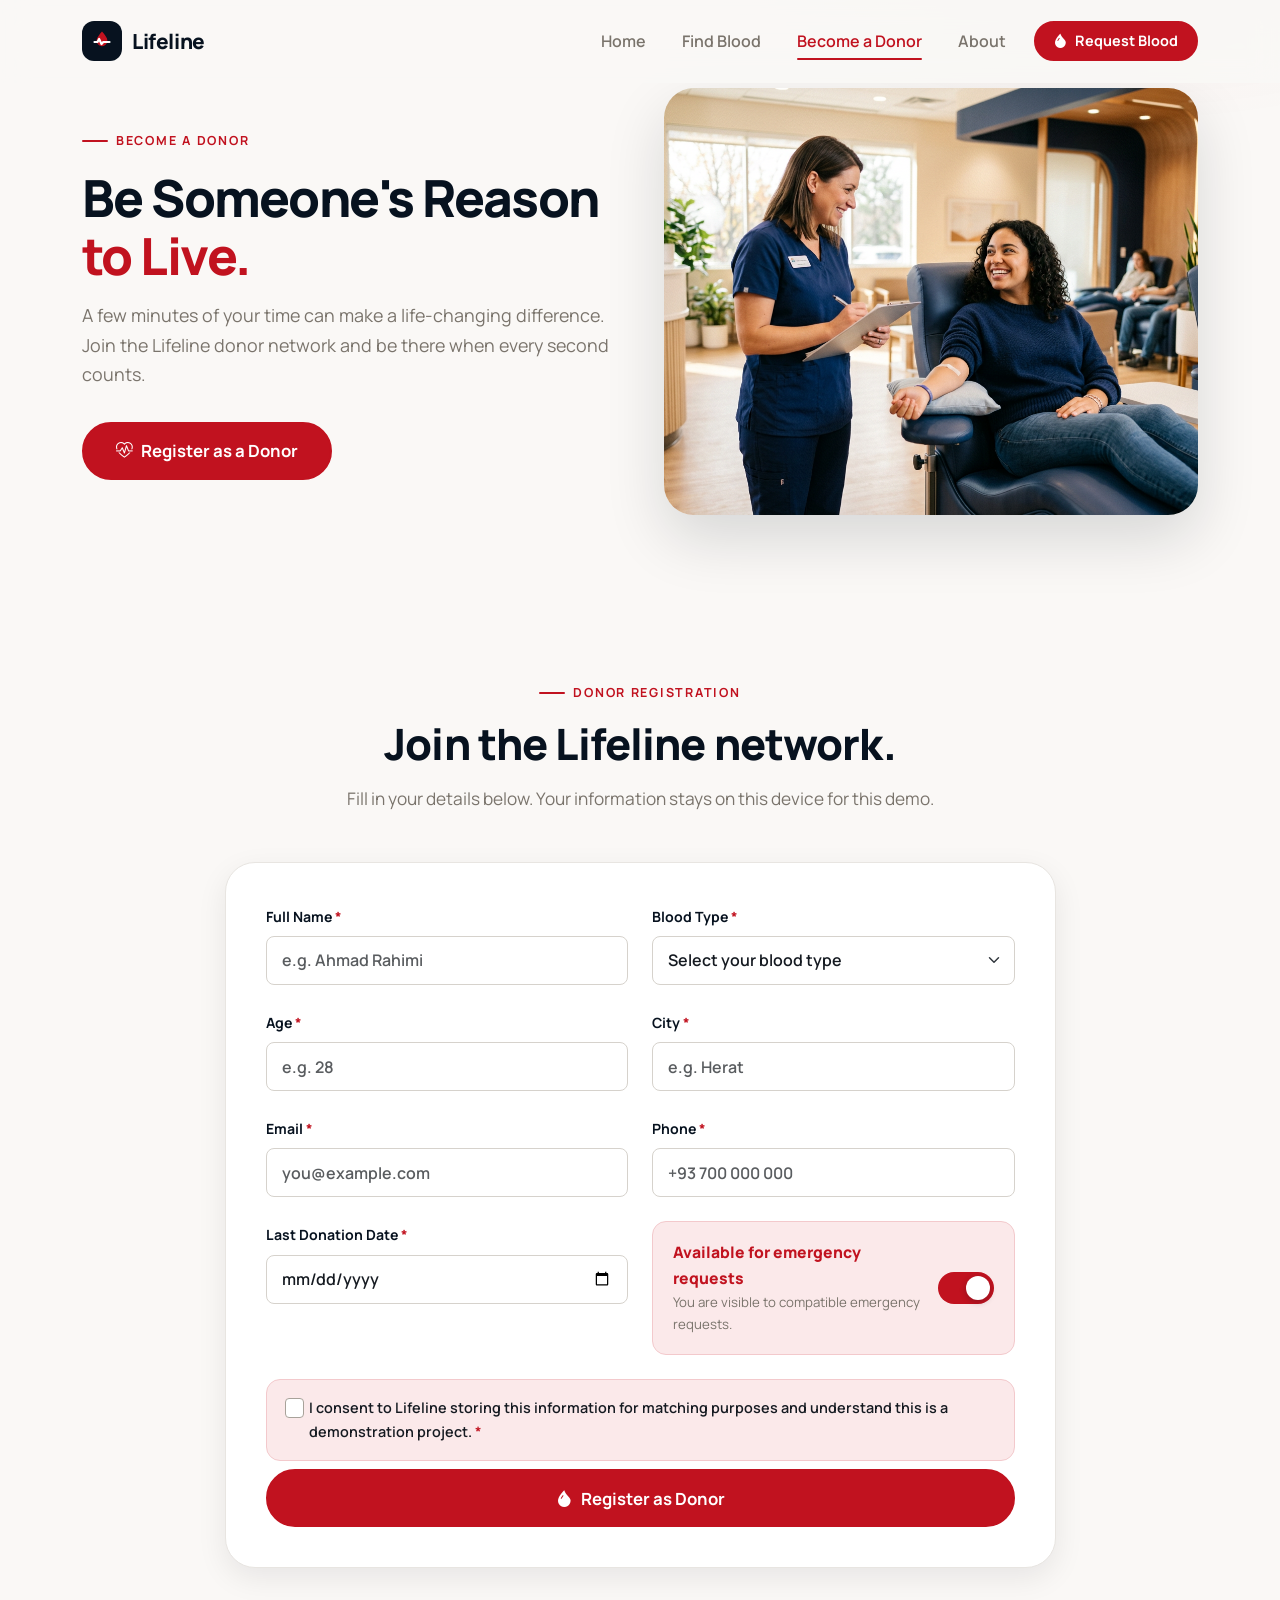
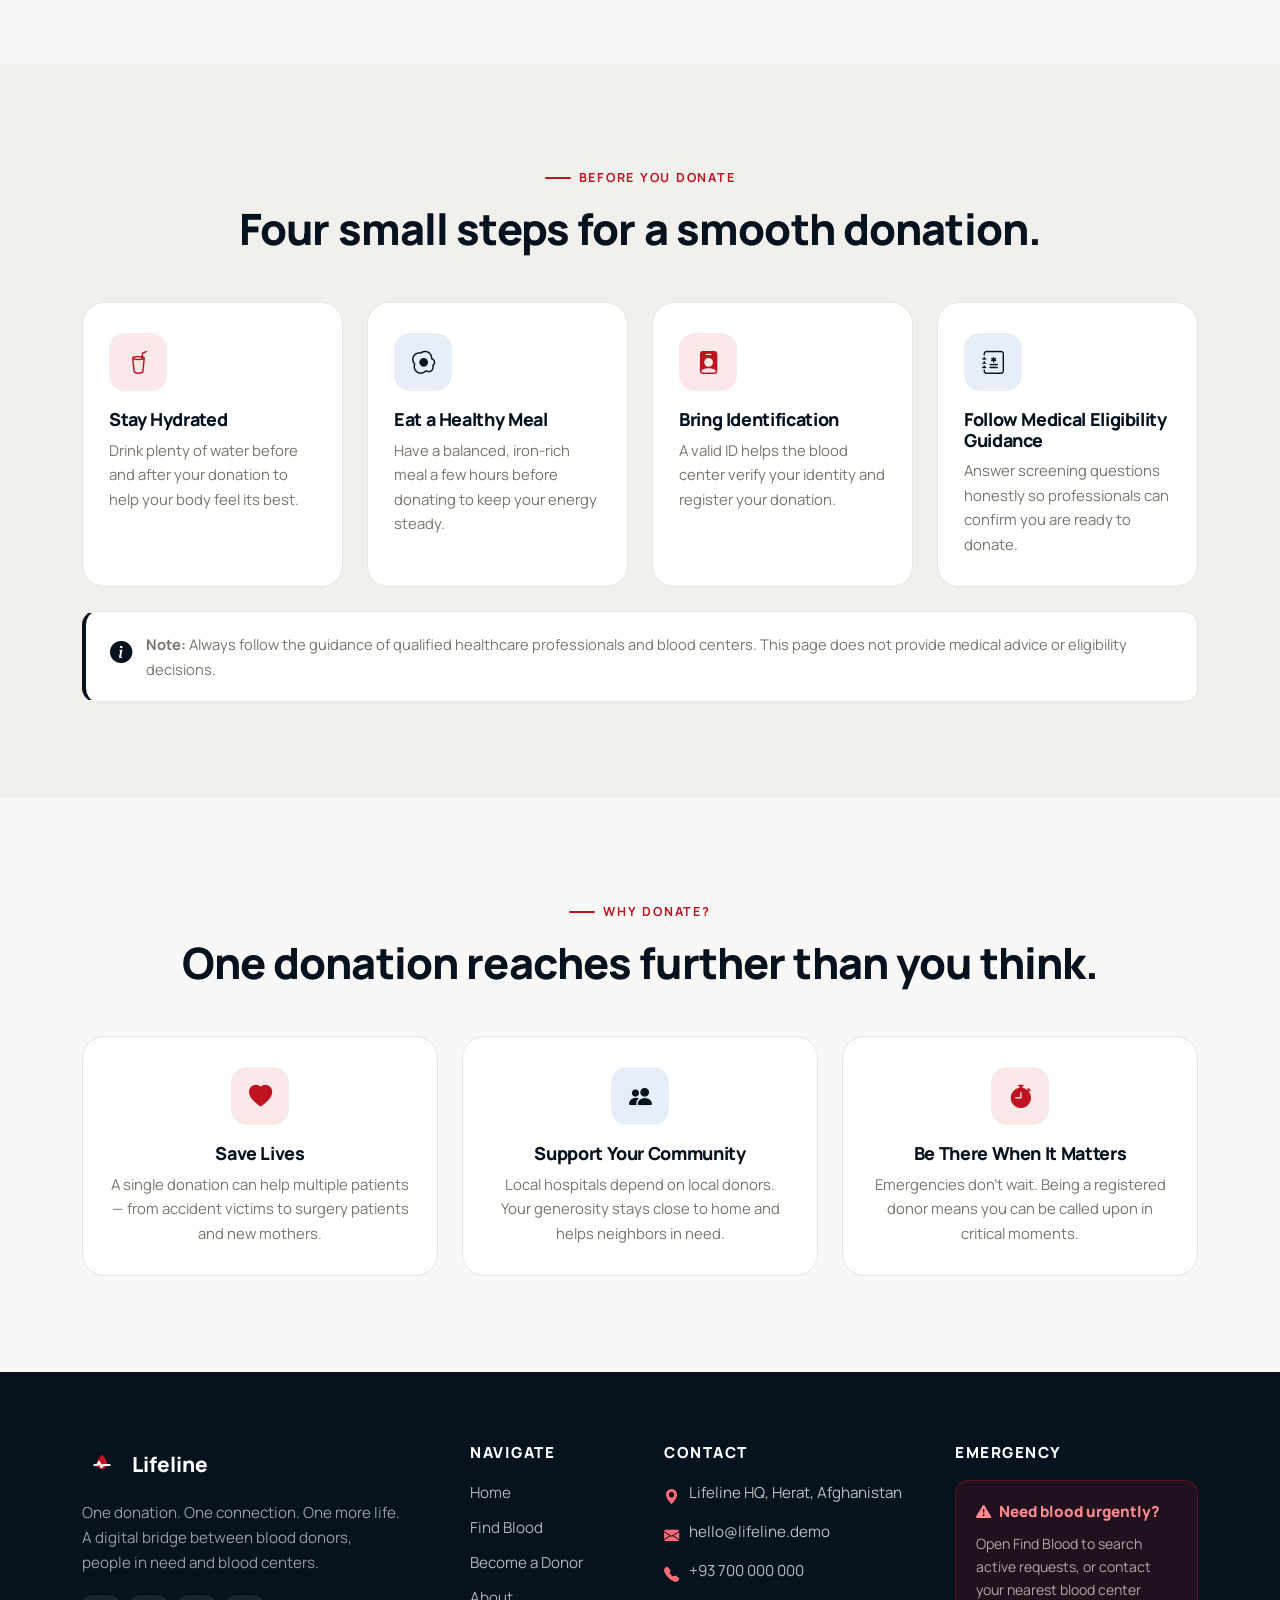
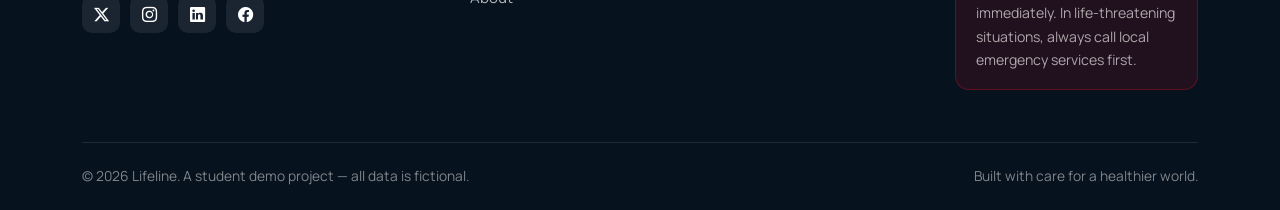
<file: donate.html>
<!DOCTYPE html>
<html lang="en">
<head>
  <meta charset="UTF-8">
  <meta name="viewport" content="width=device-width, initial-scale=1.0">
  <meta name="description" content="Become a Lifeline donor. A few minutes of your time can make a life-changing difference.">
  <title>Become a Donor — Lifeline</title>

  <!-- Fonts -->
  <link rel="preconnect" href="https://fonts.googleapis.com">
  <link rel="preconnect" href="https://fonts.gstatic.com" crossorigin>
  <link href="https://fonts.googleapis.com/css2?family=Manrope:wght@400;500;600;700;800&display=swap" rel="stylesheet">

  <!-- Bootstrap 5 -->
  <link href="https://cdn.jsdelivr.net/npm/bootstrap@5.3.3/dist/css/bootstrap.min.css" rel="stylesheet">

  <!-- Bootstrap Icons -->
  <link href="https://cdn.jsdelivr.net/npm/bootstrap-icons@1.11.3/font/bootstrap-icons.css" rel="stylesheet">

  <!-- Custom styles -->
   <link rel="stylesheet" href="css/style.css">
  <link rel="icon" href="assets/photo_2026-09-27_14-04-06.jpg">
</head>

<body>

  <!-- ===================== NAVBAR ===================== -->
  <nav class="navbar navbar-expand-lg navbar-lifeline fixed-top" aria-label="Main navigation">
    <div class="container">
      <a class="navbar-brand" href="index.html" aria-label="Lifeline home">
        <span class="brand-logo" aria-hidden="true">
          <svg viewBox="0 0 24 24" role="img">
            <path class="drop-shape" d="M12 2.6c3.1 3.6 5.4 6.4 5.4 9.2a5.4 5.4 0 1 1-10.8 0c0-2.8 2.3-5.6 5.4-9.2z"/>
            <path class="pulse-line" d="M4.5 13h3l1.6-3 2.4 5 1.8-2h6.2"/>
          </svg>
        </span>
        Lifeline
      </a>

      <button class="navbar-toggler" type="button" data-bs-toggle="collapse" data-bs-target="#mainNav" aria-controls="mainNav" aria-expanded="false" aria-label="Toggle navigation">
        <i class="bi bi-list"></i>
      </button>

      <div class="collapse navbar-collapse" id="mainNav">
        <ul class="navbar-nav ms-auto align-items-lg-center">
          <li class="nav-item"><a class="nav-link" href="index.html">Home</a></li>
          <li class="nav-item"><a class="nav-link" href="find-blood.html">Find Blood</a></li>
          <li class="nav-item"><a class="nav-link active" aria-current="page" href="donate.html">Become a Donor</a></li>
          <li class="nav-item"><a class="nav-link" href="about.html">About</a></li>
        </ul>
        <a href="find-blood.html" class="btn btn-red btn-sm navbar-cta">
          <i class="bi bi-droplet-fill" aria-hidden="true"></i> Request Blood
        </a>
      </div>
    </div>
  </nav>
    <!-- ===================== PAGE HERO ===================== -->
  <header class="page-hero">
    <div class="container">
      <div class="row align-items-center g-5">
        <div class="col-lg-6">
          <span class="eyebrow">Become a Donor</span>
          <h1>Be Someone's Reason <span class="text-red">to Live.</span></h1>
          <p class="lead-text">A few minutes of your time can make a life-changing difference. Join the Lifeline donor network and be there when every second counts.</p>
          <a href="#donorFormSection" class="btn btn-red btn-lg mt-3">
            <i class="bi bi-heart-pulse" aria-hidden="true"></i> Register as a Donor
          </a>
        </div>
        <div class="col-lg-6">
          <div class="donate-hero-visual">
            <img src="assets/hero-donate.png" alt="A relaxed, smiling blood donor seated in a bright modern donation chair">
          </div>
        </div>
      </div>
    </div>
  </header>
   <main>
    <!-- ===================== DONOR REGISTRATION FORM ===================== -->
    <section class="section" id="donorFormSection" aria-labelledby="donor-form-heading">
      <div class="container">
        <div class="row justify-content-center">
          <div class="col-lg-9">
            <div class="text-center mb-5 reveal">
              <span class="eyebrow justify-content-center">Donor Registration</span>
              <h2 class="section-title" id="donor-form-heading">Join the Lifeline network.</h2>
              <p class="section-lead">Fill in your details below. Your information stays on this device for this demo.</p>
            </div>

            <div class="donor-form-card reveal">
              <form id="donorForm" novalidate>

                <div class="row g-4">
                  <!-- Full name -->
                  <div class="col-md-6">
                    <label for="donorName" class="form-label">Full Name <span class="text-red">*</span></label>
                    <input type="text" class="form-control" id="donorName" placeholder="e.g. Ahmad Rahimi" autocomplete="name">
                    <div class="invalid-feedback">Please enter your full name (at least 3 characters).</div>
                  </div>

                  <!-- Blood type -->
                  <div class="col-md-6">
                    <label for="donorBloodType" class="form-label">Blood Type <span class="text-red">*</span></label>
                    <select class="form-select" id="donorBloodType">
                      <option value="" selected>Select your blood type</option>
                      <option value="A+">A+</option>
                      <option value="A-">A-</option>
                      <option value="B+">B+</option>
                      <option value="B-">B-</option>
                      <option value="AB+">AB+</option>
                      <option value="AB-">AB-</option>
                      <option value="O+">O+</option>
                      <option value="O-">O-</option>
                      <option value="Unknown">I don't know yet</option>
                    </select>
                    <div class="invalid-feedback">Please select your blood type.</div>
                  </div>

                  <!-- Age -->
                  <div class="col-md-6">
                    <label for="donorAge" class="form-label">Age <span class="text-red">*</span></label>
                    <input type="number" class="form-control" id="donorAge" placeholder="e.g. 28" min="18" max="65" inputmode="numeric">
                    <div class="invalid-feedback">Age must be between 18 and 65 for this demo.</div>
                  </div>

                  <!-- City -->
                  <div class="col-md-6">
                    <label for="donorCity" class="form-label">City <span class="text-red">*</span></label>
                    <input type="text" class="form-control" id="donorCity" placeholder="e.g. Herat" autocomplete="address-level2">
                    <div class="invalid-feedback">Please enter your city.</div>
                  </div>

                  <!-- Email -->
                  <div class="col-md-6">
                    <label for="donorEmail" class="form-label">Email <span class="text-red">*</span></label>
                    <input type="email" class="form-control" id="donorEmail" placeholder="you@example.com" autocomplete="email">
                    <div class="invalid-feedback">Please enter a valid email address.</div>
                  </div>

                  <!-- Phone -->
                  <div class="col-md-6">
                    <label for="donorPhone" class="form-label">Phone <span class="text-red">*</span></label>
                    <input type="tel" class="form-control" id="donorPhone" placeholder="+93 700 000 000" autocomplete="tel">
                    <div class="invalid-feedback">Please enter a valid phone number (7–15 digits).</div>
                  </div>

                  <!-- Last donation date -->
                  <div class="col-md-6">
                    <label for="donorLastDonation" class="form-label">Last Donation Date <span class="text-red">*</span></label>
                    <input type="date" class="form-control" id="donorLastDonation">
                    <div class="invalid-feedback">Please select your last donation date (or today if never).</div>
                  </div>

                  <!-- Availability toggle -->
                  <div class="col-md-6 d-flex align-items-end">
                    <div class="availability-box w-100" id="availabilityBox">
                      <div class="avail-text">
                        <div class="avail-title" id="availabilityTitle">Available for emergency requests</div>
                        <p class="avail-sub" id="availabilitySub">You can be contacted when your type is needed.</p>
                      </div>
                      <span class="toggle-switch">
                        <input type="checkbox" id="donorAvailability" role="switch" aria-label="Availability for emergency requests" checked>
                        <span class="track" aria-hidden="true"></span>
                      </span>
                    </div>
                  </div>

                  <!-- Consent -->
                  <div class="col-12">
                    <div class="consent-box">
                      <div class="form-check">
                        <input class="form-check-input" type="checkbox" id="donorConsent">
                        <label class="form-check-label" for="donorConsent">
                          I consent to Lifeline storing this information for matching purposes and understand this is a demonstration project. <span class="text-red">*</span>
                        </label>
                        <div class="invalid-feedback d-block d-none" id="consentError">You must accept the consent statement to register.</div>
                      </div>
                    </div>
                  </div>

                  <!-- Submit -->
                  <div class="col-12 mt-2">
                    <button type="submit" class="btn btn-red btn-lg w-100 d-inline-flex justify-content-center align-items-center gap-2" id="donorSubmitBtn">
                      <i class="bi bi-droplet-fill" aria-hidden="true"></i> Register as Donor
                    </button>
                  </div>
                </div>

              </form>
            </div>
          </div>
        </div>
      </div>
    </section>
   <!-- ===================== BEFORE YOU DONATE ===================== -->
    <section class="section section-gray" aria-labelledby="before-heading">
      <div class="container">
        <div class="text-center mb-5 reveal">
          <span class="eyebrow justify-content-center">Before You Donate</span>
          <h2 class="section-title" id="before-heading">Four small steps for a smooth donation.</h2>
        </div>

        <div class="row g-4">
          <div class="col-md-6 col-lg-3 reveal">
            <article class="info-card">
              <span class="info-icon icon-red"><i class="bi bi-cup-straw" aria-hidden="true"></i></span>
              <h3>Stay Hydrated</h3>
              <p>Drink plenty of water before and after your donation to help your body feel its best.</p>
            </article>
          </div>
          <div class="col-md-6 col-lg-3 reveal">
            <article class="info-card">
              <span class="info-icon icon-navy"><i class="bi bi-egg-fried" aria-hidden="true"></i></span>
              <h3>Eat a Healthy Meal</h3>
              <p>Have a balanced, iron-rich meal a few hours before donating to keep your energy steady.</p>
            </article>
          </div>
          <div class="col-md-6 col-lg-3 reveal">
            <article class="info-card">
              <span class="info-icon icon-red"><i class="bi bi-person-badge-fill" aria-hidden="true"></i></span>
              <h3>Bring Identification</h3>
              <p>A valid ID helps the blood center verify your identity and register your donation.</p>
            </article>
          </div>
          <div class="col-md-6 col-lg-3 reveal">
            <article class="info-card">
              <span class="info-icon icon-navy"><i class="bi bi-journal-medical" aria-hidden="true"></i></span>
              <h3>Follow Medical Eligibility Guidance</h3>
              <p>Answer screening questions honestly so professionals can confirm you are ready to donate.</p>
            </article>
          </div>
        </div>

        <div class="medical-note mt-4 reveal">
          <i class="bi bi-info-circle-fill" aria-hidden="true"></i>
          <p><strong>Note:</strong> Always follow the guidance of qualified healthcare professionals and blood centers. This page does not provide medical advice or eligibility decisions.</p>
        </div>
      </div>
    </section>
        <!-- ===================== WHY DONATE ===================== -->
    <section class="section" aria-labelledby="why-heading">
      <div class="container">
        <div class="text-center mb-5 reveal">
          <span class="eyebrow justify-content-center">Why Donate?</span>
          <h2 class="section-title" id="why-heading">One donation reaches further than you think.</h2>
        </div>

        <div class="row g-4 justify-content-center">
          <div class="col-md-6 col-lg-4 reveal">
            <article class="info-card text-center">
              <span class="info-icon icon-red"><i class="bi bi-heart-fill" aria-hidden="true"></i></span>
              <h3>Save Lives</h3>
              <p>A single donation can help multiple patients — from accident victims to surgery patients and new mothers.</p>
            </article>
          </div>
          <div class="col-md-6 col-lg-4 reveal">
            <article class="info-card text-center">
              <span class="info-icon icon-navy"><i class="bi bi-people-fill" aria-hidden="true"></i></span>
              <h3>Support Your Community</h3>
              <p>Local hospitals depend on local donors. Your generosity stays close to home and helps neighbors in need.</p>
            </article>
          </div>
          <div class="col-md-6 col-lg-4 reveal">
            <article class="info-card text-center">
              <span class="info-icon icon-red"><i class="bi bi-stopwatch-fill" aria-hidden="true"></i></span>
              <h3>Be There When It Matters</h3>
              <p>Emergencies don't wait. Being a registered donor means you can be called upon in critical moments.</p>
            </article>
          </div>
        </div>
      </div>
    </section>
  </main>
  <!-- ===================== SUCCESS MODAL ===================== -->
  <div class="modal fade success-modal" id="donorSuccessModal" tabindex="-1" aria-labelledby="donorSuccessTitle" aria-hidden="true">
    <div class="modal-dialog modal-dialog-centered">
      <div class="modal-content">
        <div class="modal-body">
          <span class="success-check"><i class="bi bi-check-lg" aria-hidden="true"></i></span>
          <h3 id="donorSuccessTitle">You're now part of the Lifeline.</h3>
          <p>Thank you for choosing to help others. Your registration has been saved on this device.</p>
          <button type="button" class="btn btn-red btn-lg mt-4" data-bs-dismiss="modal">Done</button>
        </div>
      </div>
    </div>
  </div>
    <!-- ===================== FOOTER ===================== -->
  <footer class="footer">
    <div class="container">
      <div class="row g-5">
        <div class="col-lg-4 col-md-6">
          <a class="footer-brand" href="index.html">
            <span class="brand-logo" aria-hidden="true">
              <svg viewBox="0 0 24 24" role="img">
                <path class="drop-shape" d="M12 2.6c3.1 3.6 5.4 6.4 5.4 9.2a5.4 5.4 0 1 1-10.8 0c0-2.8 2.3-5.6 5.4-9.2z"/>
                <path class="pulse-line" d="M4.5 13h3l1.6-3 2.4 5 1.8-2h6.2"/>
              </svg>
            </span>
            Lifeline
          </a>
          <p class="footer-desc">One donation. One connection. One more life. A digital bridge between blood donors, people in need and blood centers.</p>
          <div class="footer-social">
            <a href="#" aria-label="Lifeline on X (Twitter)"><i class="bi bi-twitter-x" aria-hidden="true"></i></a>
            <a href="#" aria-label="Lifeline on Instagram"><i class="bi bi-instagram" aria-hidden="true"></i></a>
            <a href="#" aria-label="Lifeline on LinkedIn"><i class="bi bi-linkedin" aria-hidden="true"></i></a>
            <a href="#" aria-label="Lifeline on Facebook"><i class="bi bi-facebook" aria-hidden="true"></i></a>
          </div>
        </div>

        <div class="col-lg-2 col-md-6 col-6">
          <h6>Navigate</h6>
          <ul>
            <li><a href="index.html">Home</a></li>
            <li><a href="find-blood.html">Find Blood</a></li>
            <li><a href="donate.html">Become a Donor</a></li>
            <li><a href="about.html">About</a></li>
          </ul>
        </div>

        <div class="col-lg-3 col-md-6 col-6">
          <h6>Contact</h6>
          <ul class="footer-contact">
            <li><i class="bi bi-geo-alt-fill" aria-hidden="true"></i> Lifeline HQ, Herat, Afghanistan</li>
            <li><i class="bi bi-envelope-fill" aria-hidden="true"></i> hello@lifeline.demo</li>
            <li><i class="bi bi-telephone-fill" aria-hidden="true"></i> +93 700 000 000</li>
          </ul>
        </div>

        <div class="col-lg-3 col-md-6">
          <h6>Emergency</h6>
          <div class="footer-emergency">
            <div class="emergency-title"><i class="bi bi-exclamation-triangle-fill" aria-hidden="true"></i> Need blood urgently?</div>
            <p>Open Find Blood to search active requests, or contact your nearest blood center immediately. In life-threatening situations, always call local emergency services first.</p>
          </div>
        </div>
      </div>

      <div class="footer-bottom d-flex flex-column flex-md-row justify-content-between gap-2">
        <span>© 2026 Lifeline. A student demo project — all data is fictional.</span>
        <span>Built with care for a healthier world.</span>
      </div>
    </div>
  </footer>
  <!-- Back to top -->
  <button type="button" class="back-to-top" id="backToTop" aria-label="Back to top">
    <i class="bi bi-arrow-up" aria-hidden="true"></i>
  </button>
    <!-- Bootstrap JS -->
  <script src="https://cdn.jsdelivr.net/npm/bootstrap@5.3.3/dist/js/bootstrap.bundle.min.js"></script>

  <!-- Custom JS -->
 <script src="js/main.js"></script>
</html>
</file>
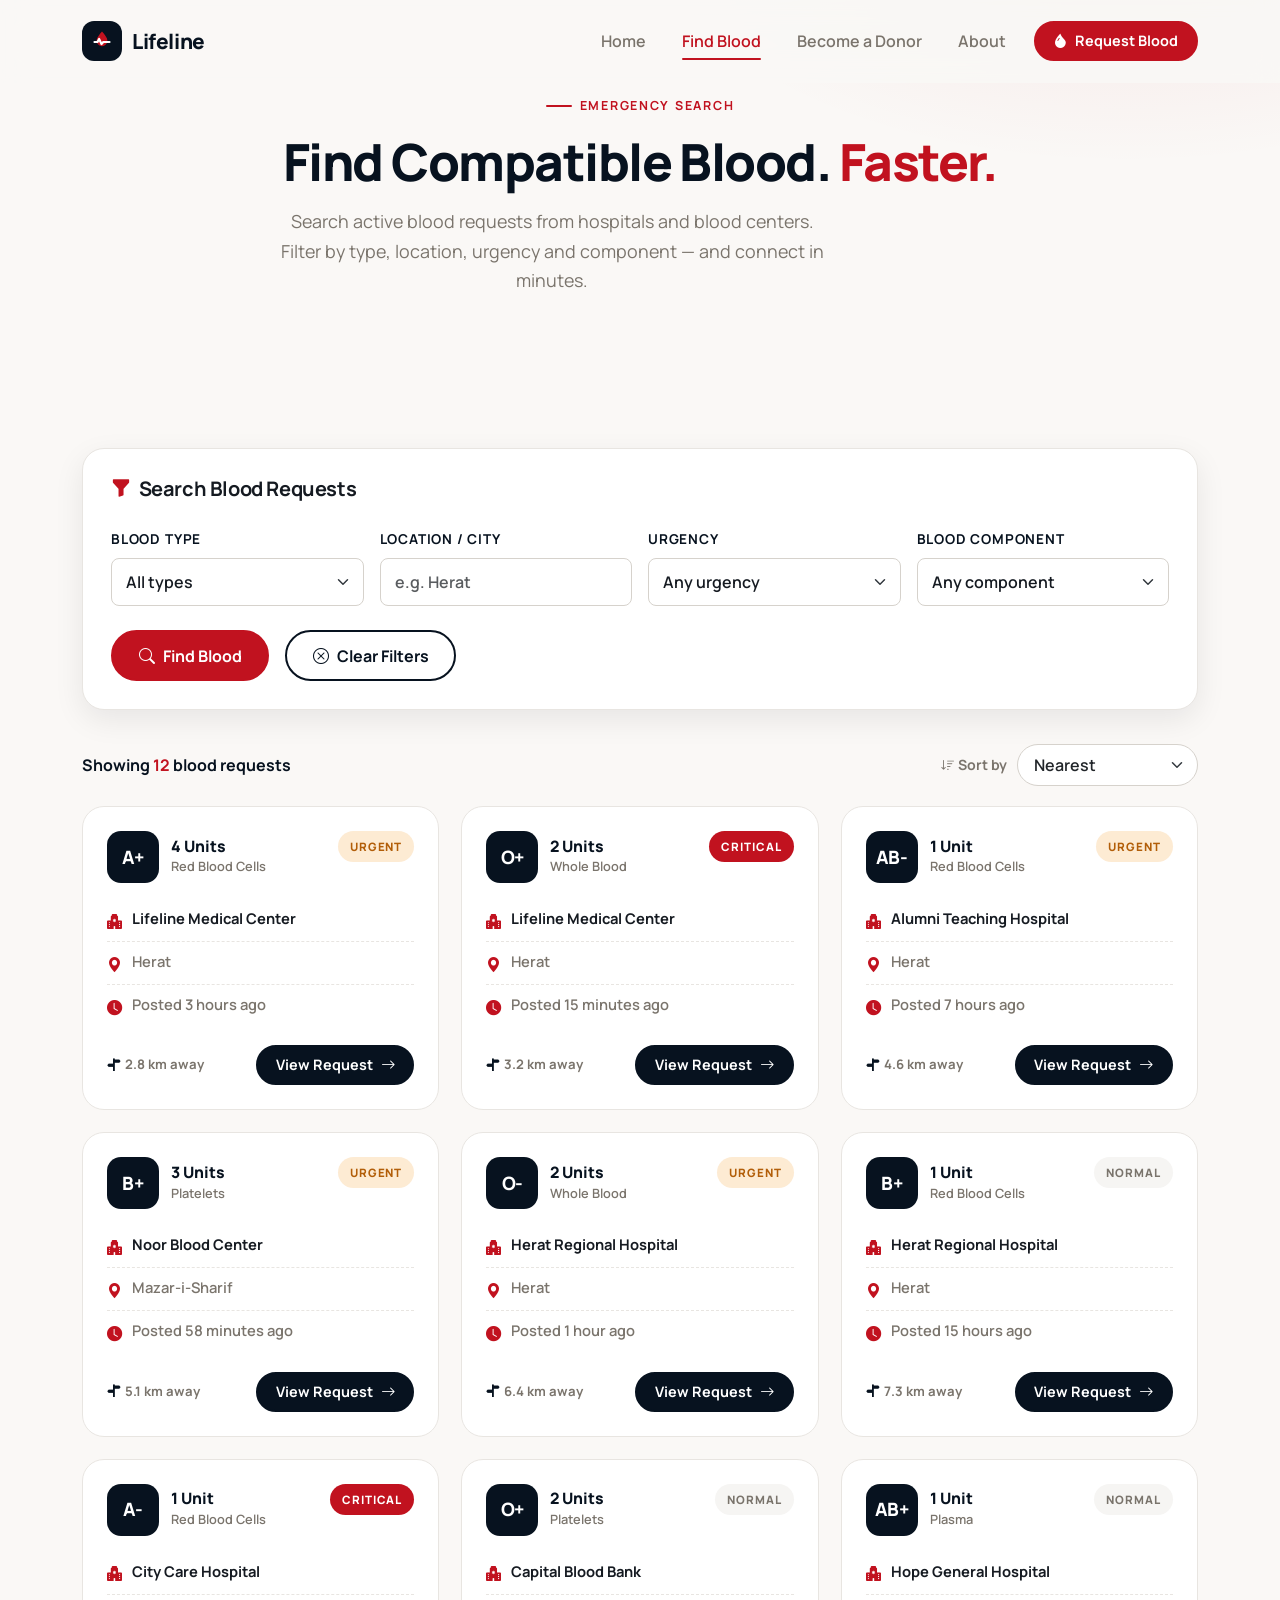
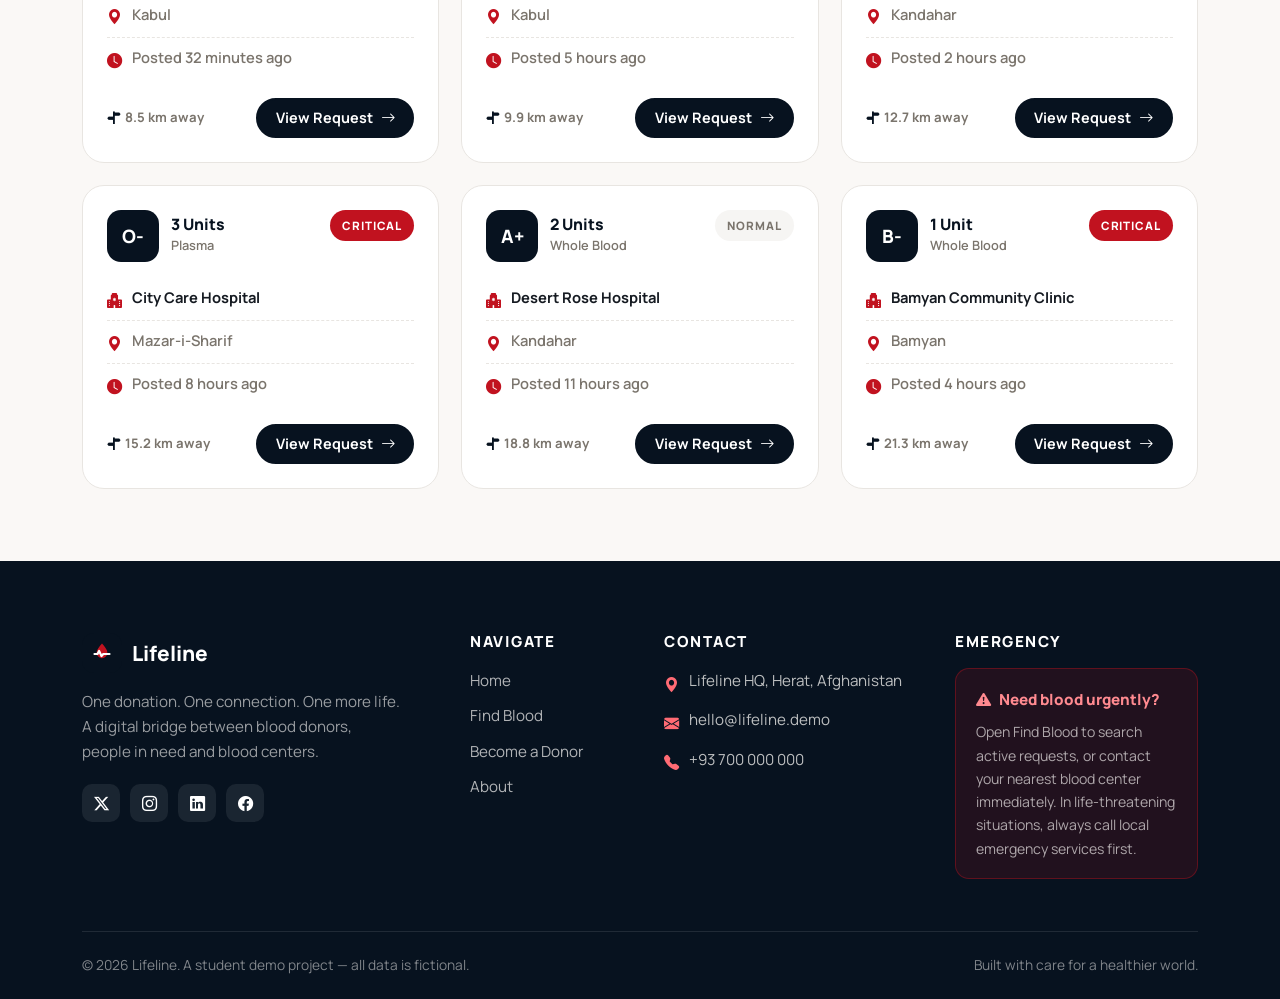
<file: find-blood.html>
<!DOCTYPE html>
<html lang="en">
<head>
  <meta charset="UTF-8">
  <meta name="viewport" content="width=device-width, initial-scale=1.0">
  <meta name="description" content="Find compatible blood faster. Search active blood requests by type, location, urgency and component.">
  <title>Find Blood — Lifeline</title>

  <!-- Fonts -->
  <link rel="preconnect" href="https://fonts.googleapis.com">
  <link rel="preconnect" href="https://fonts.gstatic.com" crossorigin>
  <link href="https://fonts.googleapis.com/css2?family=Manrope:wght@400;500;600;700;800&display=swap" rel="stylesheet">

  <!-- Bootstrap 5 -->
  <link href="https://cdn.jsdelivr.net/npm/bootstrap@5.3.3/dist/css/bootstrap.min.css" rel="stylesheet">

  <!-- Bootstrap Icons -->
  <link href="https://cdn.jsdelivr.net/npm/bootstrap-icons@1.11.3/font/bootstrap-icons.css" rel="stylesheet">

  <!-- Custom styles -->
   <link rel="stylesheet" href="css/style.css">
  <link rel="icon" href="assets/photo_2026-09-27_14-04-06.jpg">
</head>

<body>

  <!-- ===================== NAVBAR ===================== -->
  <nav class="navbar navbar-expand-lg navbar-lifeline fixed-top" aria-label="Main navigation">
    <div class="container">
      <a class="navbar-brand" href="index.html" aria-label="Lifeline home">
        <span class="brand-logo" aria-hidden="true">
          <svg viewBox="0 0 24 24" role="img">
            <path class="drop-shape" d="M12 2.6c3.1 3.6 5.4 6.4 5.4 9.2a5.4 5.4 0 1 1-10.8 0c0-2.8 2.3-5.6 5.4-9.2z"/>
            <path class="pulse-line" d="M4.5 13h3l1.6-3 2.4 5 1.8-2h6.2"/>
          </svg>
        </span>
        Lifeline
      </a>

      <button class="navbar-toggler" type="button" data-bs-toggle="collapse" data-bs-target="#mainNav" aria-controls="mainNav" aria-expanded="false" aria-label="Toggle navigation">
        <i class="bi bi-list"></i>
      </button>

      <div class="collapse navbar-collapse" id="mainNav">
        <ul class="navbar-nav ms-auto align-items-lg-center">
          <li class="nav-item"><a class="nav-link" href="index.html">Home</a></li>
          <li class="nav-item"><a class="nav-link active" aria-current="page" href="find-blood.html">Find Blood</a></li>
          <li class="nav-item"><a class="nav-link" href="donate.html">Become a Donor</a></li>
          <li class="nav-item"><a class="nav-link" href="about.html">About</a></li>
        </ul>
        <a href="#searchPanel" class="btn btn-red btn-sm navbar-cta">
          <i class="bi bi-droplet-fill" aria-hidden="true"></i> Request Blood
        </a>
      </div>
    </div>
  </nav>


  <!-- ===================== PAGE HERO ===================== -->
  <header class="page-hero">
    <div class="container">
      <div class="row">
        <div class="col-lg-8 mx-auto text-center">
          <span class="eyebrow justify-content-center">Emergency Search</span>
          <h1>Find Compatible Blood. <span class="text-red">Faster.</span></h1>
          <p class="lead-text">Search active blood requests from hospitals and blood centers. Filter by type, location, urgency and component — and connect in minutes.</p>
        </div>
      </div>
    </div>
  </header>
  <!-- ===================== SEARCH DASHBOARD ===================== -->
  <main>
    <section class="section-tight" aria-labelledby="search-heading">
      <div class="container">

        <!-- Search panel -->
        <div class="search-panel reveal" id="searchPanel">
          <h2 class="h5 fw-bold mb-4 d-flex align-items-center gap-2" id="search-heading">
            <i class="bi bi-funnel-fill text-red" aria-hidden="true"></i> Search Blood Requests
          </h2>

          <form id="bloodSearchForm" novalidate>
            <div class="row g-3">
              <div class="col-md-6 col-lg-3">
                <label for="filterBloodType" class="form-label">Blood Type</label>
                <select class="form-select" id="filterBloodType">
                  <option value="" selected>All types</option>
                  <option value="A+">A+</option>
                  <option value="A-">A-</option>
                  <option value="B+">B+</option>
                  <option value="B-">B-</option>
                  <option value="AB+">AB+</option>
                  <option value="AB-">AB-</option>
                  <option value="O+">O+</option>
                  <option value="O-">O-</option>
                </select>
              </div>

              <div class="col-md-6 col-lg-3">
                <label for="filterLocation" class="form-label">Location / City</label>
                <input type="text" class="form-control" id="filterLocation" placeholder="e.g. Herat" autocomplete="off">
              </div>

              <div class="col-md-6 col-lg-3">
                <label for="filterUrgency" class="form-label">Urgency</label>
                <select class="form-select" id="filterUrgency">
                  <option value="" selected>Any urgency</option>
                  <option value="Critical">Critical</option>
                  <option value="Urgent">Urgent</option>
                  <option value="Normal">Normal</option>
                </select>
              </div>

              <div class="col-md-6 col-lg-3">
                <label for="filterComponent" class="form-label">Blood Component</label>
                <select class="form-select" id="filterComponent">
                  <option value="" selected>Any component</option>
                  <option value="Whole Blood">Whole Blood</option>
                  <option value="Red Blood Cells">Red Blood Cells</option>
                  <option value="Plasma">Plasma</option>
                  <option value="Platelets">Platelets</option>
                </select>
              </div>

              <div class="col-12 d-flex flex-wrap gap-3 mt-4">
                <button type="submit" class="btn btn-red">
                  <i class="bi bi-search" aria-hidden="true"></i> Find Blood
                </button>
                <button type="button" class="btn btn-outline" id="clearFiltersBtn">
                  <i class="bi bi-x-circle" aria-hidden="true"></i> Clear Filters
                </button>
              </div>
            </div>
          </form>
        </div>

        <!-- Results bar -->
        <div class="results-bar">
          <div class="results-count" id="resultsCount" aria-live="polite">
            Showing <span>0</span> blood requests
          </div>
          <div class="sort-wrap">
            <label for="sortRequests"><i class="bi bi-sort-down" aria-hidden="true"></i> Sort by</label>
            <select class="form-select" id="sortRequests">
              <option value="nearest" selected>Nearest</option>
              <option value="urgent">Most urgent</option>
              <option value="recent">Recently posted</option>
            </select>
          </div>
        </div>

        <!-- Request cards grid -->
        <div class="requests-grid" id="requestsGrid" aria-live="polite">
          <!-- Cards rendered by JavaScript -->
        </div>

        <!-- Empty state -->
        <div class="empty-state d-none" id="emptyState">
          <span class="empty-icon"><i class="bi bi-inbox" aria-hidden="true"></i></span>
          <h3>No matching blood requests found.</h3>
          <p>Try adjusting your filters — select a different blood type, widen the location, or lower the urgency level.</p>
          <button type="button" class="btn btn-red" id="emptyClearBtn">
            <i class="bi bi-arrow-counterclockwise" aria-hidden="true"></i> Clear All Filters
          </button>
        </div>

      </div>
    </section>
  </main>
   <!-- ===================== REQUEST DETAILS MODAL ===================== -->
  <div class="modal fade" id="requestModal" tabindex="-1" aria-labelledby="requestModalTitle" aria-hidden="true">
    <div class="modal-dialog modal-dialog-centered">
      <div class="modal-content">
        <div class="modal-header">
          <h2 class="modal-title h5" id="requestModalTitle">
            <i class="bi bi-clipboard2-pulse" aria-hidden="true"></i> Request Details
          </h2>
          <button type="button" class="btn-close" data-bs-dismiss="modal" aria-label="Close"></button>
        </div>
        <div class="modal-body">
          <div class="modal-detail-grid" id="modalDetailGrid">
            <!-- Details rendered by JavaScript -->
          </div>
          <p class="modal-note">
            <i class="bi bi-shield-lock-fill me-1" aria-hidden="true"></i>
            This is a demo environment. Donor and patient identities are never displayed — coordination happens through verified blood centers.
          </p>
        </div>
        <div class="modal-footer">
          <button type="button" class="btn btn-outline" data-bs-dismiss="modal">Close</button>
          <button type="button" class="btn btn-red" id="modalContactBtn">
            <i class="bi bi-telephone-fill" aria-hidden="true"></i> Contact
          </button>
        </div>
      </div>
    </div>
  </div>
  <!-- ===================== FOOTER ===================== -->
  <footer class="footer">
    <div class="container">
      <div class="row g-5">
        <div class="col-lg-4 col-md-6">
          <a class="footer-brand" href="index.html">
            <span class="brand-logo" aria-hidden="true">
              <svg viewBox="0 0 24 24" role="img">
                <path class="drop-shape" d="M12 2.6c3.1 3.6 5.4 6.4 5.4 9.2a5.4 5.4 0 1 1-10.8 0c0-2.8 2.3-5.6 5.4-9.2z"/>
                <path class="pulse-line" d="M4.5 13h3l1.6-3 2.4 5 1.8-2h6.2"/>
              </svg>
            </span>
            Lifeline
          </a>
          <p class="footer-desc">One donation. One connection. One more life. A digital bridge between blood donors, people in need and blood centers.</p>
          <div class="footer-social">
            <a href="#" aria-label="Lifeline on X (Twitter)"><i class="bi bi-twitter-x" aria-hidden="true"></i></a>
            <a href="#" aria-label="Lifeline on Instagram"><i class="bi bi-instagram" aria-hidden="true"></i></a>
            <a href="#" aria-label="Lifeline on LinkedIn"><i class="bi bi-linkedin" aria-hidden="true"></i></a>
            <a href="#" aria-label="Lifeline on Facebook"><i class="bi bi-facebook" aria-hidden="true"></i></a>
          </div>
        </div>

        <div class="col-lg-2 col-md-6 col-6">
          <h6>Navigate</h6>
          <ul>
            <li><a href="index.html">Home</a></li>
            <li><a href="find-blood.html">Find Blood</a></li>
            <li><a href="donate.html">Become a Donor</a></li>
            <li><a href="about.html">About</a></li>
          </ul>
        </div>

        <div class="col-lg-3 col-md-6 col-6">
          <h6>Contact</h6>
          <ul class="footer-contact">
            <li><i class="bi bi-geo-alt-fill" aria-hidden="true"></i> Lifeline HQ, Herat, Afghanistan</li>
            <li><i class="bi bi-envelope-fill" aria-hidden="true"></i> hello@lifeline.demo</li>
            <li><i class="bi bi-telephone-fill" aria-hidden="true"></i> +93 700 000 000</li>
          </ul>
        </div>

        <div class="col-lg-3 col-md-6">
          <h6>Emergency</h6>
          <div class="footer-emergency">
            <div class="emergency-title"><i class="bi bi-exclamation-triangle-fill" aria-hidden="true"></i> Need blood urgently?</div>
            <p>Open Find Blood to search active requests, or contact your nearest blood center immediately. In life-threatening situations, always call local emergency services first.</p>
          </div>
        </div>
      </div>

      <div class="footer-bottom d-flex flex-column flex-md-row justify-content-between gap-2">
        <span>© 2026 Lifeline. A student demo project — all data is fictional.</span>
        <span>Built with care for a healthier world.</span>
      </div>
    </div>
  </footer>

  <!-- Back to top -->
  <button type="button" class="back-to-top" id="backToTop" aria-label="Back to top">
    <i class="bi bi-arrow-up" aria-hidden="true"></i>
  </button>
  <!-- Bootstrap JS -->
  <script src="https://cdn.jsdelivr.net/npm/bootstrap@5.3.3/dist/js/bootstrap.bundle.min.js"></script>

  <!-- Custom JS -->
  <script src="js/main.js"></script>
</body>
</html>
</file>
<file: css/style.css>
/* =========================================================
   LIFELINE — Premium Blood Donation Platform
   Design System & Custom Styles
   ========================================================= */

/* ---------- 1. Design Tokens ---------- */
:root {
  --navy: #07121F;
  --red: #C1121F;
  --red-dark: #9A0E19;
  --red-soft: #FBE9EA;
  --warm-white: #FAF8F6;
  --charcoal: #151A21;
  --light-gray: #F2F0ED;
  --gray-100: #F6F5F3;
  --gray-200: #E8E5E1;
  --gray-300: #D6D2CC;
  --gray-400: #A8A29A;
  --gray-500: #7A746C;
  --white: #FFFFFF;

  --font-family: 'Manrope', 'Inter', 'Plus Jakarta Sans', system-ui, sans-serif;

  --radius-sm: 8px;
  --radius-md: 14px;
  --radius-lg: 22px;
  --radius-xl: 30px;

  --shadow-sm: 0 2px 8px rgba(7, 18, 31, 0.06);
  --shadow-md: 0 10px 30px rgba(7, 18, 31, 0.08);
  --shadow-lg: 0 24px 60px rgba(7, 18, 31, 0.14);
  --shadow-red: 0 12px 30px rgba(193, 18, 31, 0.28);

  --transition: all 0.25s cubic-bezier(0.4, 0, 0.2, 1);
  --transition-slow: all 0.4s cubic-bezier(0.4, 0, 0.2, 1);

  --navbar-height: 76px;
}

/* ---------- 2. Base ---------- */
* {
  box-sizing: border-box;
}

html {
  scroll-behavior: smooth;
  scroll-padding-top: calc(var(--navbar-height) + 20px);
}

body {
  font-family: var(--font-family);
  background-color: var(--warm-white);
  color: var(--charcoal);
  line-height: 1.65;
  font-size: 1rem;
  overflow-x: hidden;
  -webkit-font-smoothing: antialiased;
}

h1, h2, h3, h4, h5, h6 {
  font-weight: 800;
  color: var(--navy);
  letter-spacing: -0.02em;
  line-height: 1.15;
}

p {
  color: var(--gray-500);
}

a {
  text-decoration: none;
  color: inherit;
  transition: var(--transition);
}

img {
  max-width: 100%;
  height: auto;
  display: block;
}

::selection {
  background: var(--red);
  color: var(--white);
}

:focus-visible {
  outline: 3px solid rgba(193, 18, 31, 0.45);
  outline-offset: 2px;
  border-radius: 4px;
}

/* ---------- 3. Shared Utility Classes ---------- */
.section {
  padding: 96px 0;
}

.section-tight {
  padding: 72px 0;
}

.section-gray {
  background: var(--light-gray);
}

.section-dark {
  background: var(--navy);
  color: var(--white);
}

.section-dark h1,
.section-dark h2,
.section-dark h3,
.section-dark h4 {
  color: var(--white);
}

.section-dark p {
  color: rgba(250, 248, 246, 0.68);
}

.eyebrow {
  display: inline-flex;
  align-items: center;
  gap: 8px;
  font-size: 0.78rem;
  font-weight: 700;
  letter-spacing: 0.14em;
  text-transform: uppercase;
  color: var(--red);
  margin-bottom: 16px;
}

.eyebrow::before {
  content: "";
  width: 26px;
  height: 2px;
  background: var(--red);
  border-radius: 2px;
}

.section-dark .eyebrow {
  color: #FF6B74;
}

.section-title {
  font-size: clamp(1.9rem, 3.6vw, 2.7rem);
  margin-bottom: 16px;
}

.section-lead {
  font-size: 1.08rem;
  max-width: 620px;
  margin: 0 auto;
}

.text-red { color: var(--red); }

/* ---------- 4. Buttons ---------- */
.btn {
  font-weight: 700;
  border-radius: 100px;
  padding: 0.72rem 1.6rem;
  transition: var(--transition);
  border-width: 2px;
  display: inline-flex;
  align-items: center;
  gap: 8px;
}

.btn-red {
  background: var(--red);
  border-color: var(--red);
  color: var(--white);
}

.btn-red:hover,
.btn-red:focus {
  background: var(--red-dark);
  border-color: var(--red-dark);
  color: var(--white);
  transform: translateY(-2px);
  box-shadow: var(--shadow-red);
}

.btn-dark {
  background: var(--navy);
  border-color: var(--navy);
  color: var(--white);
}

.btn-dark:hover,
.btn-dark:focus {
  background: var(--charcoal);
  border-color: var(--charcoal);
  color: var(--white);
  transform: translateY(-2px);
  box-shadow: var(--shadow-md);
}

.btn-outline {
  background: transparent;
  border-color: var(--navy);
  color: var(--navy);
}

.btn-outline:hover,
.btn-outline:focus {
  background: var(--navy);
  color: var(--white);
  transform: translateY(-2px);
  box-shadow: var(--shadow-md);
}

.btn-outline-light {
  background: transparent;
  border-color: rgba(255, 255, 255, 0.45);
  color: var(--white);
}

.btn-outline-light:hover,
.btn-outline-light:focus {
  background: var(--white);
  border-color: var(--white);
  color: var(--navy);
  transform: translateY(-2px);
}

.btn-soft {
  background: var(--red-soft);
  border-color: var(--red-soft);
  color: var(--red);
}

.btn-soft:hover,
.btn-soft:focus {
  background: var(--red);
  border-color: var(--red);
  color: var(--white);
  transform: translateY(-2px);
}

.btn:active {
  transform: translateY(0) scale(0.98);
}

.btn-lg {
  padding: 0.9rem 2rem;
  font-size: 1.05rem;
}

.btn-sm {
  padding: 0.45rem 1.1rem;
  font-size: 0.9rem;
}

/* ---------- 5. Navbar ---------- */
.navbar-lifeline {
  background: rgba(250, 248, 246, 0.85);
  backdrop-filter: blur(14px);
  -webkit-backdrop-filter: blur(14px);
  border-bottom: 1px solid transparent;
  padding: 14px 0;
  transition: var(--transition);
}

.navbar-lifeline.scrolled {
  background: rgba(250, 248, 246, 0.97);
  border-bottom: 1px solid var(--gray-200);
  box-shadow: var(--shadow-sm);
}

.navbar-lifeline .navbar-brand {
  display: inline-flex;
  align-items: center;
  gap: 10px;
  font-weight: 800;
  font-size: 1.3rem;
  color: var(--navy);
  letter-spacing: -0.02em;
}

.brand-logo {
  width: 40px;
  height: 40px;
  border-radius: 12px;
  background: var(--navy);
  display: inline-flex;
  align-items: center;
  justify-content: center;
  position: relative;
  overflow: hidden;
  flex-shrink: 0;
}

.brand-logo svg {
  width: 24px;
  height: 24px;
}

.brand-logo .pulse-line {
  stroke: var(--white);
  stroke-width: 2.2;
  fill: none;
  stroke-linecap: round;
  stroke-linejoin: round;
}

.brand-logo .drop-shape {
  fill: var(--red);
}

.navbar-lifeline .nav-link {
  font-weight: 600;
  color: var(--gray-500);
  margin: 0 6px;
  padding: 8px 12px !important;
  border-radius: 8px;
  position: relative;
}

.navbar-lifeline .nav-link:hover,
.navbar-lifeline .nav-link:focus {
  color: var(--navy);
}

.navbar-lifeline .nav-link.active {
  color: var(--red);
}

.navbar-lifeline .nav-link.active::after {
  content: "";
  position: absolute;
  left: 12px;
  right: 12px;
  bottom: 2px;
  height: 2px;
  background: var(--red);
  border-radius: 2px;
}

.navbar-toggler {
  border: none;
  padding: 6px;
  font-size: 1.4rem;
  color: var(--navy);
}

.navbar-toggler:focus {
  box-shadow: none;
}

.navbar-cta {
  margin-left: 10px;
}

@media (max-width: 991.98px) {
  .navbar-lifeline .navbar-collapse {
    background: var(--white);
    border: 1px solid var(--gray-200);
    border-radius: var(--radius-md);
    padding: 16px;
    margin-top: 12px;
    box-shadow: var(--shadow-md);
  }

  .navbar-lifeline .nav-link {
    margin: 2px 0;
    padding: 10px 14px !important;
  }

  .navbar-lifeline .nav-link.active::after {
    display: none;
  }

  .navbar-cta {
    margin: 10px 0 4px;
    width: 100%;
    justify-content: center;
  }
}

/* ---------- 6. Hero (Home) ---------- */
.hero {
  position: relative;
  padding: 90px 0 110px;
  background:
    radial-gradient(900px 500px at 85% -10%, rgba(193, 18, 31, 0.07), transparent 60%),
    radial-gradient(700px 500px at -10% 110%, rgba(7, 18, 31, 0.06), transparent 55%),
    var(--warm-white);
  overflow: hidden;
}

.hero-badge {
  display: inline-flex;
  align-items: center;
  gap: 9px;
  background: var(--white);
  border: 1px solid var(--gray-200);
  border-radius: 100px;
  padding: 8px 18px 8px 10px;
  font-size: 0.85rem;
  font-weight: 700;
  color: var(--navy);
  box-shadow: var(--shadow-sm);
  margin-bottom: 26px;
}

.hero-badge .dot {
  width: 26px;
  height: 26px;
  border-radius: 50%;
  background: var(--red-soft);
  color: var(--red);
  display: inline-flex;
  align-items: center;
  justify-content: center;
  font-size: 0.8rem;
}

.hero-badge .dot .pulse-dot {
  animation: pulseDot 1.6s ease-in-out infinite;
}

@keyframes pulseDot {
  0%, 100% { opacity: 1; transform: scale(1); }
  50% { opacity: 0.45; transform: scale(0.8); }
}

.hero h1 {
  font-size: clamp(2.4rem, 5vw, 3.9rem);
  font-weight: 800;
  letter-spacing: -0.03em;
  margin-bottom: 22px;
}

.hero .hero-sub {
  font-size: 1.15rem;
  max-width: 520px;
  margin-bottom: 34px;
}

.hero-actions {
  display: flex;
  gap: 14px;
  flex-wrap: wrap;
  margin-bottom: 30px;
}

.hero-trust {
  display: inline-flex;
  align-items: center;
  gap: 9px;
  font-size: 0.92rem;
  font-weight: 600;
  color: var(--gray-500);
}

.hero-trust i {
  color: var(--red);
  font-size: 1rem;
}

.hero-visual {
  position: relative;
}

.hero-visual .hero-img-wrap {
  border-radius: var(--radius-xl);
  overflow: hidden;
  box-shadow: var(--shadow-lg);
  position: relative;
}

.hero-visual .hero-img-wrap::after {
  content: "";
  position: absolute;
  inset: 0;
  background: linear-gradient(200deg, rgba(7, 18, 31, 0) 55%, rgba(7, 18, 31, 0.45));
}

.hero-visual img {
  width: 100%;
  height: 100%;
  object-fit: cover;
  aspect-ratio: 4 / 3.4;
  transition: transform 0.8s ease;
}

.hero-visual:hover img {
  transform: scale(1.04);
}

.hero-float-card {
  position: absolute;
  background: var(--white);
  border-radius: var(--radius-md);
  box-shadow: var(--shadow-lg);
  padding: 14px 18px;
  display: flex;
  align-items: center;
  gap: 12px;
  animation: floatY 5s ease-in-out infinite;
  z-index: 2;
}

.hero-float-card .icon-wrap {
  width: 42px;
  height: 42px;
  border-radius: 12px;
  display: inline-flex;
  align-items: center;
  justify-content: center;
  font-size: 1.15rem;
  flex-shrink: 0;
}

.hero-float-card .float-title {
  font-weight: 800;
  font-size: 0.95rem;
  color: var(--navy);
  line-height: 1.2;
}

.hero-float-card .float-sub {
  font-size: 0.78rem;
  color: var(--gray-500);
  font-weight: 600;
}

.float-card-1 {
  top: 34px;
  left: -34px;
}

.float-card-1 .icon-wrap {
  background: var(--red-soft);
  color: var(--red);
}

.float-card-2 {
  bottom: 40px;
  right: -26px;
  animation-delay: 2.2s;
}

.float-card-2 .icon-wrap {
  background: #E7EEF7;
  color: var(--navy);
}

@keyframes floatY {
  0%, 100% { transform: translateY(0); }
  50% { transform: translateY(-12px); }
}

@media (max-width: 1199.98px) {
  .float-card-1 { left: 10px; }
  .float-card-2 { right: 10px; }
}

@media (max-width: 991.98px) {
  .hero {
    padding: 56px 0 84px;
    text-align: center;
  }

  .hero .hero-sub {
    margin-left: auto;
    margin-right: auto;
  }

  .hero-actions {
    justify-content: center;
  }

  .hero-visual {
    margin-top: 44px;
    max-width: 560px;
    margin-left: auto;
    margin-right: auto;
  }

  .float-card-1 { top: 18px; left: 14px; }
  .float-card-2 { bottom: 18px; right: 14px; }
}

/* ---------- 7. Statistics ---------- */
.stats-grid {
  display: grid;
  grid-template-columns: repeat(4, 1fr);
  gap: 20px;
}

.stat-card {
  background: var(--white);
  border: 1px solid var(--gray-200);
  border-radius: var(--radius-lg);
  padding: 30px 26px;
  text-align: center;
  transition: var(--transition);
  position: relative;
  overflow: hidden;
}

.stat-card::before {
  content: "";
  position: absolute;
  top: 0;
  left: 0;
  right: 0;
  height: 4px;
  background: linear-gradient(90deg, var(--red), #E86A73);
  opacity: 0;
  transition: var(--transition);
}

.stat-card:hover {
  transform: translateY(-6px);
  box-shadow: var(--shadow-md);
  border-color: transparent;
}

.stat-card:hover::before {
  opacity: 1;
}

.stat-card .stat-icon {
  width: 54px;
  height: 54px;
  border-radius: 16px;
  background: var(--red-soft);
  color: var(--red);
  display: inline-flex;
  align-items: center;
  justify-content: center;
  font-size: 1.4rem;
  margin-bottom: 16px;
}

.stat-card .stat-number {
  font-size: 2.3rem;
  font-weight: 800;
  color: var(--navy);
  letter-spacing: -0.03em;
  line-height: 1.1;
  font-variant-numeric: tabular-nums;
}

.stat-card .stat-label {
  font-size: 0.9rem;
  font-weight: 600;
  color: var(--gray-500);
  margin-top: 6px;
}

@media (max-width: 991.98px) {
  .stats-grid {
    grid-template-columns: repeat(2, 1fr);
  }
}

@media (max-width: 575.98px) {
  .stats-grid {
    grid-template-columns: 1fr 1fr;
    gap: 12px;
  }

  .stat-card {
    padding: 22px 14px;
  }

  .stat-card .stat-number {
    font-size: 1.7rem;
  }
}

/* ---------- 8. How It Works ---------- */
.steps-grid {
  display: grid;
  grid-template-columns: repeat(3, 1fr);
  gap: 24px;
}

.step-card {
  background: var(--white);
  border: 1px solid var(--gray-200);
  border-radius: var(--radius-lg);
  padding: 36px 30px;
  position: relative;
  transition: var(--transition);
  height: 100%;
}

.step-card:hover {
  transform: translateY(-8px);
  box-shadow: var(--shadow-md);
  border-color: transparent;
}

.step-card .step-num {
  position: absolute;
  top: 22px;
  right: 26px;
  font-size: 2.6rem;
  font-weight: 800;
  color: var(--gray-200);
  letter-spacing: -0.04em;
  line-height: 1;
  transition: var(--transition);
}

.step-card:hover .step-num {
  color: var(--red-soft);
}

.step-card .step-icon {
  width: 60px;
  height: 60px;
  border-radius: 18px;
  background: var(--navy);
  color: var(--white);
  display: inline-flex;
  align-items: center;
  justify-content: center;
  font-size: 1.5rem;
  margin-bottom: 22px;
  transition: var(--transition);
}

.step-card:hover .step-icon {
  background: var(--red);
  transform: rotate(-6deg) scale(1.06);
}

.step-card h3 {
  font-size: 1.15rem;
  text-transform: uppercase;
  letter-spacing: 0.08em;
  margin-bottom: 10px;
}

.step-card p {
  font-size: 0.96rem;
  margin-bottom: 0;
}

@media (max-width: 991.98px) {
  .steps-grid {
    grid-template-columns: 1fr;
    max-width: 520px;
    margin: 0 auto;
  }
}

/* ---------- 9. Blood Type Section ---------- */
.bloodtype-grid {
  display: grid;
  grid-template-columns: repeat(4, 1fr);
  gap: 16px;
}

.blood-card {
  background: var(--white);
  border: 1.5px solid var(--gray-200);
  border-radius: var(--radius-md);
  padding: 22px 12px 18px;
  text-align: center;
  cursor: pointer;
  transition: var(--transition);
  position: relative;
  user-select: none;
}

.blood-card:hover {
  border-color: var(--red);
  transform: translateY(-5px);
  box-shadow: var(--shadow-md);
}

.blood-card.selected {
  background: var(--navy);
  border-color: var(--navy);
  transform: translateY(-5px);
  box-shadow: var(--shadow-lg);
}

.blood-card .blood-drop {
  width: 46px;
  height: 46px;
  margin: 0 auto 10px;
  display: block;
}

.blood-card .blood-drop path {
  fill: var(--red-soft);
  transition: var(--transition);
}

.blood-card.selected .blood-drop path {
  fill: var(--red);
}

.blood-card .blood-label {
  font-size: 1.35rem;
  font-weight: 800;
  color: var(--navy);
  letter-spacing: -0.02em;
  transition: var(--transition);
}

.blood-card.selected .blood-label {
  color: var(--white);
}

.blood-card .blood-hint {
  display: block;
  font-size: 0.74rem;
  font-weight: 600;
  color: var(--gray-400);
  margin-top: 2px;
  transition: var(--transition);
}

.blood-card.selected .blood-hint {
  color: rgba(250, 248, 246, 0.6);
}

.blood-info-panel {
  background: var(--white);
  border: 1px solid var(--gray-200);
  border-radius: var(--radius-lg);
  padding: 28px 30px;
  margin-top: 28px;
  box-shadow: var(--shadow-sm);
}

.blood-info-panel .panel-title {
  font-size: 1.05rem;
  font-weight: 800;
  color: var(--navy);
  margin-bottom: 14px;
  display: flex;
  align-items: center;
  gap: 8px;
}

.blood-info-panel .panel-title i {
  color: var(--red);
}

.compat-chip {
  display: inline-block;
  background: var(--gray-100);
  border: 1px solid var(--gray-200);
  color: var(--navy);
  font-weight: 700;
  font-size: 0.88rem;
  border-radius: 100px;
  padding: 5px 15px;
  margin: 3px 4px;
}

.compat-chip.chip-red {
  background: var(--red-soft);
  border-color: #F3C9CC;
  color: var(--red);
}

@media (max-width: 991.98px) {
  .bloodtype-grid {
    grid-template-columns: repeat(4, 1fr);
  }
}

@media (max-width: 575.98px) {
  .bloodtype-grid {
    grid-template-columns: repeat(2, 1fr);
  }
}

/* ---------- 10. Emergency CTA ---------- */
.emergency-cta {
  background:
    radial-gradient(800px 400px at 80% 0%, rgba(193, 18, 31, 0.22), transparent 60%),
    var(--navy);
  border-radius: var(--radius-xl);
  padding: 72px 40px;
  text-align: center;
  position: relative;
  overflow: hidden;
}

.emergency-cta::before {
  content: "";
  position: absolute;
  top: -60px;
  right: -60px;
  width: 240px;
  height: 240px;
  border-radius: 50%;
  border: 40px solid rgba(255, 255, 255, 0.04);
}

.emergency-cta h2 {
  font-size: clamp(1.8rem, 3.6vw, 2.6rem);
  margin-bottom: 14px;
}

.emergency-cta p {
  max-width: 540px;
  margin: 0 auto 32px;
  color: rgba(250, 248, 246, 0.7);
}

/* ---------- 11. Footer ---------- */
.footer {
  background: var(--navy);
  color: rgba(250, 248, 246, 0.75);
  padding: 72px 0 0;
  font-size: 0.95rem;
}

.footer h5,
.footer h6 {
  color: var(--white);
  font-size: 0.95rem;
  text-transform: uppercase;
  letter-spacing: 0.1em;
  margin-bottom: 18px;
}

.footer .footer-brand {
  display: inline-flex;
  align-items: center;
  gap: 10px;
  font-weight: 800;
  font-size: 1.3rem;
  color: var(--white);
  margin-bottom: 16px;
}

.footer .footer-desc {
  color: rgba(250, 248, 246, 0.6);
  max-width: 320px;
}

.footer ul {
  list-style: none;
  padding: 0;
  margin: 0;
}

.footer ul li {
  margin-bottom: 10px;
}

.footer a {
  color: rgba(250, 248, 246, 0.7);
}

.footer a:hover,
.footer a:focus {
  color: var(--white);
  padding-left: 4px;
}

.footer .footer-contact li {
  display: flex;
  gap: 10px;
  align-items: flex-start;
}

.footer .footer-contact i {
  color: #FF6B74;
  margin-top: 4px;
}

.footer-emergency {
  background: rgba(193, 18, 31, 0.14);
  border: 1px solid rgba(193, 18, 31, 0.4);
  border-radius: var(--radius-md);
  padding: 18px 20px;
}

.footer-emergency .emergency-title {
  color: #FF8A90;
  font-weight: 800;
  display: flex;
  align-items: center;
  gap: 8px;
  margin-bottom: 8px;
  font-size: 0.95rem;
}

.footer-emergency p {
  color: rgba(250, 248, 246, 0.65);
  font-size: 0.88rem;
  margin-bottom: 0;
}

.footer-social {
  display: flex;
  gap: 10px;
  margin-top: 20px;
}

.footer-social a {
  width: 38px;
  height: 38px;
  border-radius: 10px;
  background: rgba(255, 255, 255, 0.08);
  color: var(--white);
  display: inline-flex;
  align-items: center;
  justify-content: center;
  transition: var(--transition);
}

.footer-social a:hover,
.footer-social a:focus {
  background: var(--red);
  transform: translateY(-3px);
  padding-left: 0;
}

.footer-bottom {
  border-top: 1px solid rgba(255, 255, 255, 0.1);
  margin-top: 52px;
  padding: 22px 0;
  font-size: 0.86rem;
  color: rgba(250, 248, 246, 0.5);
}

/* ---------- 12. Page Hero (inner pages) ---------- */
.page-hero {
  padding: 88px 0 64px;
  background:
    radial-gradient(800px 400px at 88% -20%, rgba(193, 18, 31, 0.08), transparent 60%),
    var(--warm-white);
}

.page-hero h1 {
  font-size: clamp(2.1rem, 4.2vw, 3.2rem);
  letter-spacing: -0.03em;
  margin-bottom: 16px;
}

.page-hero .lead-text {
  font-size: 1.12rem;
  max-width: 560px;
}

@media (max-width: 991.98px) {
  .page-hero {
    padding: 60px 0 48px;
    text-align: center;
  }

  .page-hero .lead-text {
    margin: 0 auto;
  }
}

/* ---------- 13. Find Blood — Dashboard ---------- */
.search-panel {
  background: var(--white);
  border: 1px solid var(--gray-200);
  border-radius: var(--radius-lg);
  box-shadow: var(--shadow-md);
  padding: 28px;
}

.search-panel .form-label {
  font-weight: 700;
  font-size: 0.85rem;
  color: var(--navy);
  text-transform: uppercase;
  letter-spacing: 0.06em;
}

.search-panel .form-select,
.search-panel .form-control {
  border-radius: var(--radius-sm);
  border-color: var(--gray-300);
  padding: 0.68rem 0.9rem;
  font-weight: 600;
  color: var(--charcoal);
  transition: var(--transition);
}

.search-panel .form-select:focus,
.search-panel .form-control:focus {
  border-color: var(--red);
  box-shadow: 0 0 0 4px rgba(193, 18, 31, 0.12);
}

.results-bar {
  display: flex;
  align-items: center;
  justify-content: space-between;
  flex-wrap: wrap;
  gap: 14px;
  margin: 34px 0 20px;
}

.results-bar .results-count {
  font-weight: 700;
  color: var(--navy);
}

.results-bar .results-count span {
  color: var(--red);
}

.sort-wrap {
  display: flex;
  align-items: center;
  gap: 10px;
}

.sort-wrap label {
  font-weight: 700;
  font-size: 0.88rem;
  color: var(--gray-500);
  margin-bottom: 0;
  white-space: nowrap;
}

.sort-wrap .form-select {
  border-radius: 100px;
  border-color: var(--gray-300);
  font-weight: 600;
  padding: 0.5rem 2.2rem 0.5rem 1rem;
  width: auto;
}

.sort-wrap .form-select:focus {
  border-color: var(--red);
  box-shadow: 0 0 0 4px rgba(193, 18, 31, 0.12);
}

/* Request cards */
.requests-grid {
  display: grid;
  grid-template-columns: repeat(3, 1fr);
  gap: 22px;
}

.request-card {
  background: var(--white);
  border: 1px solid var(--gray-200);
  border-radius: var(--radius-lg);
  padding: 24px;
  transition: var(--transition);
  position: relative;
  display: flex;
  flex-direction: column;
  animation: fadeUp 0.45s ease both;
}

@keyframes fadeUp {
  from { opacity: 0; transform: translateY(14px); }
  to { opacity: 1; transform: translateY(0); }
}

.request-card:hover {
  transform: translateY(-6px);
  box-shadow: var(--shadow-md);
  border-color: var(--gray-300);
}

.request-card .req-top {
  display: flex;
  align-items: flex-start;
  justify-content: space-between;
  margin-bottom: 16px;
}

.request-card .req-blood {
  display: flex;
  align-items: center;
  gap: 12px;
}

.request-card .req-blood .blood-badge {
  width: 52px;
  height: 52px;
  border-radius: 14px;
  background: var(--navy);
  color: var(--white);
  font-weight: 800;
  font-size: 1.15rem;
  display: inline-flex;
  align-items: center;
  justify-content: center;
  letter-spacing: -0.02em;
  flex-shrink: 0;
}

.request-card .req-blood .req-units {
  font-weight: 800;
  color: var(--navy);
  font-size: 0.98rem;
  line-height: 1.25;
}

.request-card .req-blood .req-component {
  font-size: 0.8rem;
  color: var(--gray-500);
  font-weight: 600;
}

.badge-urgency {
  font-size: 0.72rem;
  font-weight: 800;
  text-transform: uppercase;
  letter-spacing: 0.08em;
  border-radius: 100px;
  padding: 6px 12px;
}

.badge-urgency.critical {
  background: var(--red);
  color: var(--white);
  animation: urgencyPulse 1.8s ease-in-out infinite;
}

.badge-urgency.urgent {
  background: #FDEBD3;
  color: #B25E09;
}

.badge-urgency.normal {
  background: var(--gray-100);
  color: var(--gray-500);
}

@keyframes urgencyPulse {
  0%, 100% { box-shadow: 0 0 0 0 rgba(193, 18, 31, 0.4); }
  50% { box-shadow: 0 0 0 6px rgba(193, 18, 31, 0); }
}

.request-card .req-meta {
  list-style: none;
  padding: 0;
  margin: 0 0 18px;
  flex-grow: 1;
}

.request-card .req-meta li {
  display: flex;
  align-items: flex-start;
  gap: 10px;
  padding: 7px 0;
  font-size: 0.92rem;
  color: var(--gray-500);
  font-weight: 600;
  border-bottom: 1px dashed var(--gray-200);
}

.request-card .req-meta li:last-child {
  border-bottom: none;
}

.request-card .req-meta i {
  color: var(--red);
  margin-top: 3px;
  font-size: 0.95rem;
}

.request-card .req-meta strong {
  color: var(--charcoal);
  font-weight: 700;
}

.request-card .req-foot {
  display: flex;
  align-items: center;
  justify-content: space-between;
  gap: 10px;
}

.request-card .req-distance {
  font-size: 0.82rem;
  font-weight: 700;
  color: var(--gray-500);
  display: inline-flex;
  align-items: center;
  gap: 5px;
}

.request-card .req-distance i {
  color: var(--navy);
}

@media (max-width: 991.98px) {
  .requests-grid {
    grid-template-columns: repeat(2, 1fr);
  }
}

@media (max-width: 767.98px) {
  .requests-grid {
    grid-template-columns: 1fr;
  }

  .results-bar {
    flex-direction: column;
    align-items: stretch;
  }

  .sort-wrap {
    justify-content: space-between;
  }

  .sort-wrap .form-select {
    flex-grow: 1;
  }
}

/* Empty state */
.empty-state {
  text-align: center;
  padding: 70px 24px;
  background: var(--white);
  border: 2px dashed var(--gray-300);
  border-radius: var(--radius-lg);
}

.empty-state .empty-icon {
  width: 84px;
  height: 84px;
  border-radius: 24px;
  background: var(--red-soft);
  color: var(--red);
  display: inline-flex;
  align-items: center;
  justify-content: center;
  font-size: 2.2rem;
  margin-bottom: 20px;
}

.empty-state h3 {
  font-size: 1.35rem;
  margin-bottom: 8px;
}

.empty-state p {
  max-width: 420px;
  margin: 0 auto 22px;
}

/* Request modal */
.modal-content {
  border: none;
  border-radius: var(--radius-lg);
  overflow: hidden;
}

.modal-header {
  background: var(--navy);
  color: var(--white);
  padding: 20px 26px;
  border-bottom: none;
}

.modal-header .modal-title {
  color: var(--white);
  font-weight: 800;
  display: flex;
  align-items: center;
  gap: 10px;
}

.modal-header .btn-close {
  filter: invert(1);
}

.modal-body {
  padding: 26px;
}

.modal-detail-grid {
  display: grid;
  grid-template-columns: 1fr 1fr;
  gap: 14px;
}

.modal-detail-item {
  background: var(--gray-100);
  border-radius: var(--radius-sm);
  padding: 12px 16px;
}

.modal-detail-item.full {
  grid-column: 1 / -1;
}

.modal-detail-item .detail-label {
  font-size: 0.72rem;
  font-weight: 800;
  text-transform: uppercase;
  letter-spacing: 0.08em;
  color: var(--gray-500);
  margin-bottom: 3px;
}

.modal-detail-item .detail-value {
  font-weight: 700;
  color: var(--navy);
  font-size: 0.98rem;
}

.modal-detail-item .detail-value.blood-value {
  color: var(--red);
  font-size: 1.15rem;
  font-weight: 800;
}

.modal-note {
  background: var(--red-soft);
  border-left: 3px solid var(--red);
  border-radius: 6px;
  padding: 12px 16px;
  font-size: 0.86rem;
  color: var(--charcoal);
  margin-top: 18px;
  margin-bottom: 0;
}

.modal-footer {
  border-top: 1px solid var(--gray-200);
  padding: 18px 26px;
}

@media (max-width: 575.98px) {
  .modal-detail-grid {
    grid-template-columns: 1fr;
  }
}

/* ---------- 14. Donate Page ---------- */
.donate-hero-visual img {
  border-radius: var(--radius-xl);
  box-shadow: var(--shadow-lg);
  aspect-ratio: 4 / 3.2;
  object-fit: cover;
  width: 100%;
}

.donor-form-card {
  background: var(--white);
  border: 1px solid var(--gray-200);
  border-radius: var(--radius-xl);
  box-shadow: var(--shadow-md);
  padding: 40px;
}

.donor-form-card .form-label {
  font-weight: 700;
  font-size: 0.88rem;
  color: var(--navy);
}

.donor-form-card .form-control,
.donor-form-card .form-select {
  border-radius: var(--radius-sm);
  border-color: var(--gray-300);
  padding: 0.72rem 0.95rem;
  font-weight: 600;
  color: var(--charcoal);
  transition: var(--transition);
}

.donor-form-card .form-control:focus,
.donor-form-card .form-select:focus {
  border-color: var(--red);
  box-shadow: 0 0 0 4px rgba(193, 18, 31, 0.12);
}

.donor-form-card .form-control.is-invalid,
.donor-form-card .form-select.is-invalid {
  border-color: var(--red);
  background-image: none;
}

.invalid-feedback {
  font-weight: 600;
  font-size: 0.82rem;
}

/* Availability toggle */
.availability-box {
  background: var(--gray-100);
  border: 1.5px solid var(--gray-200);
  border-radius: var(--radius-md);
  padding: 18px 20px;
  display: flex;
  align-items: center;
  justify-content: space-between;
  gap: 16px;
  transition: var(--transition);
}

.availability-box .avail-text .avail-title {
  font-weight: 800;
  color: var(--navy);
  font-size: 0.98rem;
}

.availability-box .avail-text .avail-sub {
  font-size: 0.83rem;
  color: var(--gray-500);
  margin-bottom: 0;
}

.availability-box.active {
  background: #EAF4EC;
  border-color: #9CC7A6;
}

.availability-box.active .avail-title {
  color: #1E6B2E;
}

.toggle-switch {
  position: relative;
  width: 56px;
  height: 32px;
  flex-shrink: 0;
  cursor: pointer;
}

.toggle-switch input {
  opacity: 0;
  width: 100%;
  height: 100%;
  position: absolute;
  cursor: pointer;
  z-index: 2;
  margin: 0;
}

.toggle-switch .track {
  position: absolute;
  inset: 0;
  background: var(--gray-300);
  border-radius: 100px;
  transition: var(--transition);
}

.toggle-switch .track::after {
  content: "";
  position: absolute;
  top: 4px;
  left: 4px;
  width: 24px;
  height: 24px;
  border-radius: 50%;
  background: var(--white);
  box-shadow: 0 2px 6px rgba(7, 18, 31, 0.25);
  transition: var(--transition);
}

.toggle-switch input:checked + .track {
  background: var(--red);
}

.toggle-switch input:checked + .track::after {
  transform: translateX(24px);
}

.toggle-switch input:focus-visible + .track {
  outline: 3px solid rgba(193, 18, 31, 0.45);
  outline-offset: 2px;
}

/* Consent checkbox */
.consent-box {
  background: var(--red-soft);
  border: 1.5px solid #F3C9CC;
  border-radius: var(--radius-md);
  padding: 16px 18px;
}

.consent-box .form-check {
  margin-bottom: 0;
}

.consent-box .form-check-input {
  width: 1.2em;
  height: 1.2em;
  margin-top: 0.15em;
  cursor: pointer;
  border-color: var(--gray-400);
}

.consent-box .form-check-input:checked {
  background-color: var(--red);
  border-color: var(--red);
}

.consent-box .form-check-input:focus {
  box-shadow: 0 0 0 4px rgba(193, 18, 31, 0.15);
  border-color: var(--red);
}

.consent-box .form-check-label {
  font-size: 0.9rem;
  color: var(--charcoal);
  font-weight: 600;
}

/* Info cards (Before you donate / Why donate) */
.info-card {
  background: var(--white);
  border: 1px solid var(--gray-200);
  border-radius: var(--radius-lg);
  padding: 30px 26px;
  height: 100%;
  transition: var(--transition);
}

.info-card:hover {
  transform: translateY(-6px);
  box-shadow: var(--shadow-md);
  border-color: transparent;
}

.info-card .info-icon {
  width: 58px;
  height: 58px;
  border-radius: 16px;
  display: inline-flex;
  align-items: center;
  justify-content: center;
  font-size: 1.45rem;
  margin-bottom: 18px;
}

.info-card .info-icon.icon-red {
  background: var(--red-soft);
  color: var(--red);
}

.info-card .info-icon.icon-navy {
  background: #E7EEF7;
  color: var(--navy);
}

.info-card h3 {
  font-size: 1.12rem;
  margin-bottom: 8px;
}

.info-card p {
  font-size: 0.93rem;
  margin-bottom: 0;
}

.medical-note {
  display: flex;
  gap: 14px;
  align-items: flex-start;
  background: var(--white);
  border: 1px solid var(--gray-200);
  border-left: 4px solid var(--navy);
  border-radius: var(--radius-md);
  padding: 20px 24px;
}

.medical-note i {
  font-size: 1.4rem;
  color: var(--navy);
  margin-top: 2px;
}

.medical-note p {
  margin-bottom: 0;
  font-size: 0.92rem;
}

@media (max-width: 991.98px) {
  .donor-form-card {
    padding: 28px 22px;
  }
}

/* ---------- 15. About Page ---------- */
.problem-solution-card {
  background: var(--white);
  border: 1px solid var(--gray-200);
  border-radius: var(--radius-lg);
  padding: 36px 32px;
  height: 100%;
  transition: var(--transition);
}

.problem-solution-card:hover {
  transform: translateY(-6px);
  box-shadow: var(--shadow-md);
}

.problem-solution-card .ps-icon {
  width: 60px;
  height: 60px;
  border-radius: 16px;
  display: inline-flex;
  align-items: center;
  justify-content: center;
  font-size: 1.5rem;
  margin-bottom: 20px;
}

.problem-solution-card .ps-icon.icon-red {
  background: var(--red-soft);
  color: var(--red);
}

.problem-solution-card .ps-icon.icon-navy {
  background: #E7EEF7;
  color: var(--navy);
}

.problem-solution-card h3 {
  font-size: 1.3rem;
  margin-bottom: 12px;
}

.about-visual-wrap {
  border-radius: var(--radius-xl);
  overflow: hidden;
  box-shadow: var(--shadow-lg);
}

.about-visual-wrap img {
  width: 100%;
  aspect-ratio: 16 / 10;
  object-fit: cover;
  transition: transform 0.8s ease;
}

.about-visual-wrap:hover img {
  transform: scale(1.04);
}

/* Timeline */
.timeline {
  position: relative;
  max-width: 720px;
  margin: 0 auto;
  padding-left: 0;
  list-style: none;
}

.timeline::before {
  content: "";
  position: absolute;
  left: 28px;
  top: 12px;
  bottom: 12px;
  width: 3px;
  background: linear-gradient(180deg, var(--red), var(--navy));
  border-radius: 3px;
}

.timeline-item {
  position: relative;
  padding: 0 0 36px 84px;
}

.timeline-item:last-child {
  padding-bottom: 0;
}

.timeline-item .timeline-dot {
  position: absolute;
  left: 8px;
  top: 0;
  width: 43px;
  height: 43px;
  border-radius: 50%;
  background: var(--white);
  border: 3px solid var(--red);
  color: var(--red);
  font-weight: 800;
  display: flex;
  align-items: center;
  justify-content: center;
  font-size: 0.92rem;
  box-shadow: var(--shadow-sm);
  z-index: 1;
}

.timeline-item:nth-child(even) .timeline-dot {
  border-color: var(--navy);
  color: var(--navy);
}

.timeline-item .timeline-card {
  background: var(--white);
  border: 1px solid var(--gray-200);
  border-radius: var(--radius-md);
  padding: 20px 24px;
  transition: var(--transition);
}

.timeline-item .timeline-card:hover {
  transform: translateX(6px);
  box-shadow: var(--shadow-md);
}

.timeline-item .timeline-card h4 {
  font-size: 1.08rem;
  margin-bottom: 6px;
  display: flex;
  align-items: center;
  gap: 9px;
}

.timeline-item .timeline-card h4 i {
  color: var(--red);
  font-size: 1rem;
}

.timeline-item .timeline-card p {
  font-size: 0.92rem;
  margin-bottom: 0;
}

/* Compatibility calculator */
.compat-calculator {
  background: var(--white);
  border: 1px solid var(--gray-200);
  border-radius: var(--radius-xl);
  box-shadow: var(--shadow-md);
  padding: 38px;
}

.compat-select-row {
  max-width: 340px;
  margin: 0 auto 8px;
}

.compat-select-row .form-select {
  border-radius: 100px;
  border-color: var(--gray-300);
  font-weight: 800;
  font-size: 1.05rem;
  text-align: center;
  padding: 0.8rem 1rem;
  color: var(--navy);
}

.compat-select-row .form-select:focus {
  border-color: var(--red);
  box-shadow: 0 0 0 4px rgba(193, 18, 31, 0.12);
}

.compat-result {
  display: grid;
  grid-template-columns: 1fr 1fr;
  gap: 22px;
  margin-top: 28px;
}

.compat-box {
  border-radius: var(--radius-lg);
  padding: 26px;
  text-align: center;
}

.compat-box.box-donate {
  background: var(--red-soft);
  border: 1.5px solid #F3C9CC;
}

.compat-box.box-receive {
  background: #E7EEF7;
  border: 1.5px solid #C6D6E8;
}

.compat-box h4 {
  font-size: 0.82rem;
  text-transform: uppercase;
  letter-spacing: 0.1em;
  margin-bottom: 14px;
  display: flex;
  align-items: center;
  justify-content: center;
  gap: 7px;
}

.compat-box.box-donate h4 {
  color: var(--red);
}

.compat-box.box-receive h4 {
  color: var(--navy);
}

.compat-box .compat-type {
  display: inline-block;
  background: var(--white);
  border-radius: 12px;
  padding: 10px 20px;
  margin: 5px;
  font-weight: 800;
  font-size: 1.2rem;
  color: var(--navy);
  box-shadow: var(--shadow-sm);
  min-width: 76px;
}

.disclaimer-box {
  display: flex;
  gap: 14px;
  align-items: flex-start;
  background: #FFF8E8;
  border: 1px solid #F0DFB4;
  border-radius: var(--radius-md);
  padding: 18px 22px;
  margin-top: 26px;
}

.disclaimer-box i {
  color: #B25E09;
  font-size: 1.3rem;
  margin-top: 2px;
}

.disclaimer-box p {
  margin-bottom: 0;
  font-size: 0.88rem;
  color: #6B5518;
}

@media (max-width: 767.98px) {
  .compat-calculator {
    padding: 26px 20px;
  }

  .compat-result {
    grid-template-columns: 1fr;
  }
}

/* FAQ accordion */
.faq-accordion .accordion-item {
  border: 1px solid var(--gray-200);
  border-radius: var(--radius-md) !important;
  margin-bottom: 14px;
  overflow: hidden;
  background: var(--white);
}

.faq-accordion .accordion-button {
  font-weight: 700;
  color: var(--navy);
  padding: 20px 24px;
  background: var(--white);
  box-shadow: none;
}

.faq-accordion .accordion-button:not(.collapsed) {
  background: var(--white);
  color: var(--red);
}

.faq-accordion .accordion-button:focus {
  box-shadow: none;
  border: none;
}

.faq-accordion .accordion-button::after {
  background-image: url("data:image/svg+xml,%3csvg xmlns='http://www.w3.org/2000/svg' viewBox='0 0 16 16' fill='%23C1121F'%3e%3cpath fill-rule='evenodd' d='M1.646 4.646a.5.5 0 0 1 .708 0L8 10.293l5.646-5.647a.5.5 0 0 1 .708.708l-6 6a.5.5 0 0 1-.708 0l-6-6a.5.5 0 0 1 0-.708z'/%3e%3c/svg%3e");
}

.faq-accordion .accordion-body {
  color: var(--gray-500);
  padding: 0 24px 20px;
  font-size: 0.95rem;
}

/* ---------- 16. Success modal (donor) ---------- */
.success-modal .modal-body {
  text-align: center;
  padding: 44px 34px 36px;
}

.success-check {
  width: 92px;
  height: 92px;
  border-radius: 50%;
  background: var(--red-soft);
  color: var(--red);
  display: inline-flex;
  align-items: center;
  justify-content: center;
  font-size: 2.6rem;
  margin-bottom: 22px;
  animation: popIn 0.5s cubic-bezier(0.34, 1.56, 0.64, 1) both;
}

@keyframes popIn {
  from { transform: scale(0.4); opacity: 0; }
  to { transform: scale(1); opacity: 1; }
}

.success-modal h3 {
  font-size: 1.6rem;
  margin-bottom: 10px;
}

.success-modal p {
  max-width: 360px;
  margin: 0 auto;
}

/* ---------- 17. Reveal on scroll ---------- */
.reveal {
  opacity: 0;
  transform: translateY(26px);
  transition: opacity 0.7s ease, transform 0.7s ease;
}

.reveal.revealed {
  opacity: 1;
  transform: translateY(0);
}

@media (prefers-reduced-motion: reduce) {
  .reveal {
    opacity: 1;
    transform: none;
    transition: none;
  }

  html {
    scroll-behavior: auto;
  }

  .hero-float-card,
  .badge-urgency.critical,
  .hero-badge .dot .pulse-dot {
    animation: none;
  }
}

/* ---------- 18. Back to top ---------- */
.back-to-top {
  position: fixed;
  right: 22px;
  bottom: 22px;
  width: 48px;
  height: 48px;
  border-radius: 14px;
  background: var(--navy);
  color: var(--white);
  border: none;
  display: flex;
  align-items: center;
  justify-content: center;
  font-size: 1.15rem;
  box-shadow: var(--shadow-lg);
  opacity: 0;
  visibility: hidden;
  transform: translateY(12px);
  transition: var(--transition);
  z-index: 1050;
}

.back-to-top.show {
  opacity: 1;
  visibility: visible;
  transform: translateY(0);
}

.back-to-top:hover,
.back-to-top:focus {
  background: var(--red);
  color: var(--white);
}

/* =========================================================
   PREMIUM UPGRADE — Phase 2
   ========================================================= */

/* ---------- 19. Dark / Light Theme ---------- */
/* Bootstrap 5.3 handles form controls, modals and accordions
   via data-bs-theme="dark"; these overrides cover the
   custom Lifeline components. */
[data-theme="dark"] {
  --warm-white: #0A1420;
  --light-gray: #0D1723;
  --gray-100: #141F2C;
  --gray-200: #233141;
  --gray-300: #35455A;
  --gray-400: #5C6C80;
  --gray-500: #8E9CAD;
  --red-soft: #33161B;
  --shadow-sm: 0 2px 8px rgba(0, 0, 0, 0.35);
  --shadow-md: 0 10px 30px rgba(0, 0, 0, 0.45);
  --shadow-lg: 0 24px 60px rgba(0, 0, 0, 0.55);
}

[data-theme="dark"] body {
  background-color: var(--warm-white);
  color: #DDE4EC;
}

[data-theme="dark"] h1,
[data-theme="dark"] h2,
[data-theme="dark"] h3,
[data-theme="dark"] h4,
[data-theme="dark"] h5,
[data-theme="dark"] h6 {
  color: #F1F4F8;
}

[data-theme="dark"] p {
  color: var(--gray-500);
}

[data-theme="dark"] .section-gray {
  background: var(--light-gray);
}

/* Surfaces that used pure white in light mode */
[data-theme="dark"] .stat-card,
[data-theme="dark"] .step-card,
[data-theme="dark"] .blood-card,
[data-theme="dark"] .blood-info-panel,
[data-theme="dark"] .search-panel,
[data-theme="dark"] .request-card,
[data-theme="dark"] .empty-state,
[data-theme="dark"] .donor-form-card,
[data-theme="dark"] .info-card,
[data-theme="dark"] .problem-solution-card,
[data-theme="dark"] .timeline-item .timeline-card,
[data-theme="dark"] .timeline-item .timeline-dot,
[data-theme="dark"] .compat-calculator,
[data-theme="dark"] .hero-badge,
[data-theme="dark"] .hero-float-card,
[data-theme="dark"] .medical-note,
[data-theme="dark"] .modal-content {
  background-color: #101C2A;
}

[data-theme="dark"] .timeline-item .timeline-dot {
  background-color: #101C2A;
}

[data-theme="dark"] .hero-float-card .float-title { color: #F1F4F8; }

[data-theme="dark"] .medical-note { border-left-color: var(--gray-300); }
[data-theme="dark"] .medical-note i { color: var(--gray-400); }

/* Text that used navy / charcoal in light mode */
[data-theme="dark"] .stat-card .stat-number,
[data-theme="dark"] .blood-card .blood-label,
[data-theme="dark"] .blood-info-panel .panel-title,
[data-theme="dark"] .search-panel .form-label,
[data-theme="dark"] .results-bar .results-count,
[data-theme="dark"] .request-card .req-blood .req-units,
[data-theme="dark"] .donor-form-card .form-label,
[data-theme="dark"] .availability-box .avail-text .avail-title,
[data-theme="dark"] .compat-select-row .form-select,
[data-theme="dark"] .compat-box .compat-type,
[data-theme="dark"] .modal-detail-item .detail-value,
[data-theme="dark"] .wizard-step-indicator .indicator-label,
[data-theme="dark"] .network-node .node-label {
  color: #F1F4F8;
}

[data-theme="dark"] .request-card .req-meta strong { color: #DDE4EC; }
[data-theme="dark"] .compat-chip { color: #F1F4F8; }

/* Hero / page-hero backgrounds */
[data-theme="dark"] .hero {
  background:
    radial-gradient(900px 500px at 85% -10%, rgba(193, 18, 31, 0.16), transparent 60%),
    radial-gradient(700px 500px at -10% 110%, rgba(46, 90, 140, 0.12), transparent 55%),
    var(--warm-white);
}

[data-theme="dark"] .page-hero {
  background:
    radial-gradient(800px 400px at 88% -20%, rgba(193, 18, 31, 0.14), transparent 60%),
    var(--warm-white);
}

/* FAQ + compat boxes in dark */
[data-theme="dark"] .compat-box.box-receive {
  background: #14202E;
  border-color: #2C3E55;
}

[data-theme="dark"] .compat-box.box-receive h4 { color: #9DB8D6; }

[data-theme="dark"] .disclaimer-box {
  background: #241E10;
  border-color: #4A3D1E;
}

[data-theme="dark"] .disclaimer-box i { color: #D9A944; }
[data-theme="dark"] .disclaimer-box p { color: #C9B478; }

/* ---------- 20. Theme toggle ---------- */
.theme-toggle {
  width: 42px;
  height: 42px;
  border-radius: 12px;
  border: 1px solid var(--gray-200);
  background: var(--white);
  color: var(--navy);
  display: inline-flex;
  align-items: center;
  justify-content: center;
  font-size: 1.05rem;
  transition: var(--transition);
  flex-shrink: 0;
}

.theme-toggle:hover,
.theme-toggle:focus {
  border-color: var(--red);
  color: var(--red);
  transform: translateY(-2px);
}

[data-theme="dark"] .theme-toggle {
  background: #101C2A;
  border-color: var(--gray-200);
  color: #F1F4F8;
}

[data-theme="dark"] .theme-toggle:hover,
[data-theme="dark"] .theme-toggle:focus {
  color: #FF6B74;
  border-color: var(--red);
}

@media (max-width: 991.98px) {
  .theme-toggle { margin-left: auto; }
}

/* ---------- 21. Premium navbar ---------- */
/* Shrink on scroll */
.navbar-lifeline {
  padding: 16px 0;
}

.navbar-lifeline.scrolled {
  padding: 8px 0;
}

.navbar-lifeline .navbar-brand,
.navbar-lifeline .nav-link,
.navbar-lifeline .navbar-cta .btn,
.theme-toggle {
  transition: var(--transition);
}

.navbar-lifeline.scrolled .navbar-brand { font-size: 1.18rem; }
.navbar-lifeline.scrolled .brand-logo { width: 34px; height: 34px; }

/* Animated underline on every link */
.navbar-lifeline .nav-link::after {
  content: "";
  position: absolute;
  left: 12px;
  right: 12px;
  bottom: 2px;
  height: 2px;
  background: var(--red);
  border-radius: 2px;
  transform: scaleX(0);
  transform-origin: left center;
  transition: transform 0.25s ease;
}

.navbar-lifeline .nav-link:hover::after,
.navbar-lifeline .nav-link:focus::after,
.navbar-lifeline .nav-link.active::after {
  transform: scaleX(1);
}

@media (max-width: 991.98px) {
  [data-theme="dark"] .navbar-lifeline .navbar-collapse {
    background: #101C2A;
  }

  .navbar-lifeline .nav-link::after {
    display: none;
  }
}

[data-theme="dark"] .navbar-lifeline {
  background: rgba(10, 20, 32, 0.85);
}

[data-theme="dark"] .navbar-lifeline.scrolled {
  background: rgba(10, 20, 32, 0.97);
}

[data-theme="dark"] .navbar-lifeline .navbar-brand { color: #F1F4F8; }

/* ---------- 22. Hero premium: LIVE badge, lives counter, pulse line ---------- */
.live-badge {
  display: inline-flex;
  align-items: center;
  gap: 9px;
  background: var(--white);
  border: 1px solid var(--gray-200);
  border-radius: 100px;
  padding: 8px 18px 8px 10px;
  font-size: 0.85rem;
  font-weight: 700;
  color: var(--navy);
  box-shadow: var(--shadow-sm);
}

.live-badge .live-dot {
  position: relative;
  width: 26px;
  height: 26px;
  border-radius: 50%;
  background: var(--red-soft);
  color: var(--red);
  display: inline-flex;
  align-items: center;
  justify-content: center;
  font-size: 0.8rem;
}

.live-badge .live-dot::before {
  content: "";
  position: absolute;
  inset: 0;
  border-radius: 50%;
  background: rgba(193, 18, 31, 0.35);
  animation: livePing 1.8s cubic-bezier(0, 0, 0.2, 1) infinite;
}

@keyframes livePing {
  0% { transform: scale(1); opacity: 1; }
  80%, 100% { transform: scale(2.1); opacity: 0; }
}

.live-badge .live-text { letter-spacing: 0.01em; }

.lives-pill {
  display: inline-flex;
  align-items: center;
  gap: 10px;
  margin-top: 26px;
  padding: 12px 22px;
  border-radius: 100px;
  background: var(--navy);
  color: var(--white);
  box-shadow: var(--shadow-md);
}

.lives-pill .lives-icon {
  color: #FF6B74;
  font-size: 1.15rem;
  animation: pulseDot 1.6s ease-in-out infinite;
}

.lives-pill .lives-number {
  font-size: 1.35rem;
  font-weight: 800;
  letter-spacing: -0.02em;
  font-variant-numeric: tabular-nums;
}

.lives-pill .lives-text {
  font-size: 0.85rem;
  font-weight: 600;
  color: rgba(250, 248, 246, 0.75);
}

/* Animated heartbeat line with a drop travelling along it */
.hero-pulse {
  margin-top: 40px;
  max-width: 560px;
}

.hero-pulse svg {
  width: 100%;
  height: 56px;
  display: block;
  overflow: visible;
}

.pulse-track {
  fill: none;
  stroke: var(--gray-200);
  stroke-width: 2;
  stroke-linecap: round;
  stroke-linejoin: round;
}

.pulse-draw {
  fill: none;
  stroke: var(--red);
  stroke-width: 2.4;
  stroke-linecap: round;
  stroke-linejoin: round;
  stroke-dasharray: 720;
  stroke-dashoffset: 720;
  animation: pulseDraw 4.2s ease-in-out infinite;
}

@keyframes pulseDraw {
  0% { stroke-dashoffset: 720; opacity: 1; }
  55% { stroke-dashoffset: 0; opacity: 1; }
  85% { stroke-dashoffset: 0; opacity: 1; }
  100% { stroke-dashoffset: 0; opacity: 0; }
}

.pulse-drop-g .pulse-drop {
  fill: var(--red);
  filter: drop-shadow(0 0 6px rgba(193, 18, 31, 0.55));
}

@media (max-width: 991.98px) {
  .hero-pulse { margin-left: auto; margin-right: auto; }
}

/* ---------- 23. Lifeline Network ---------- */
.network-section {
  position: relative;
  overflow: hidden;
}

.network-map {
  display: flex;
  align-items: stretch;
  justify-content: center;
  gap: 0;
  margin-top: 54px;
}

.network-node {
  position: relative;
  display: flex;
  flex-direction: column;
  align-items: center;
  gap: 14px;
  padding: 10px 6px;
  cursor: default;
}

.network-node .node-circle {
  position: relative;
  width: 96px;
  height: 96px;
  border-radius: 50%;
  background: var(--white);
  border: 1.5px solid var(--gray-200);
  color: var(--navy);
  display: flex;
  align-items: center;
  justify-content: center;
  font-size: 2rem;
  box-shadow: var(--shadow-sm);
  transition: var(--transition);
}

.network-node .node-circle::after {
  content: "";
  position: absolute;
  inset: -1.5px;
  border-radius: 50%;
  border: 1.5px solid rgba(193, 18, 31, 0.4);
  opacity: 0;
}

.network-node:hover .node-circle,
.network-node:focus-visible .node-circle {
  transform: translateY(-6px);
  box-shadow: var(--shadow-md);
}

.network-node:hover .node-circle::after,
.network-node:focus-visible .node-circle::after {
  animation: nodePing 1.6s ease-out infinite;
}

@keyframes nodePing {
  0% { transform: scale(1); opacity: 1; }
  100% { transform: scale(1.35); opacity: 0; }
}

.network-node.node-core .node-circle {
  background: var(--red);
  border-color: var(--red);
  color: var(--white);
  box-shadow: var(--shadow-red);
}

.network-node .node-label {
  font-size: 0.78rem;
  font-weight: 800;
  letter-spacing: 0.12em;
  text-transform: uppercase;
  color: var(--navy);
}

.network-node .node-tooltip {
  position: absolute;
  bottom: calc(100% + 6px);
  left: 50%;
  transform: translateX(-50%) translateY(6px);
  width: 220px;
  background: var(--navy);
  color: rgba(250, 248, 246, 0.88);
  font-size: 0.8rem;
  font-weight: 600;
  line-height: 1.5;
  border-radius: 12px;
  padding: 12px 16px;
  box-shadow: var(--shadow-lg);
  opacity: 0;
  visibility: hidden;
  transition: var(--transition);
  z-index: 5;
  text-align: center;
  pointer-events: none;
}

.network-node .node-tooltip::after {
  content: "";
  position: absolute;
  top: 100%;
  left: 50%;
  transform: translateX(-50%);
  border: 7px solid transparent;
  border-top-color: var(--navy);
}

.network-node:hover .node-tooltip,
.network-node:focus-visible .node-tooltip {
  opacity: 1;
  visibility: visible;
  transform: translateX(-50%) translateY(0);
}

.network-link {
  align-self: center;
  width: clamp(28px, 6vw, 84px);
  height: 2px;
  margin-top: -34px;
  background-image: linear-gradient(90deg, var(--gray-300) 55%, transparent 45%);
  background-size: 14px 2px;
  animation: linkFlow 1.2s linear infinite;
}

@keyframes linkFlow {
  from { background-position: 0 0; }
  to { background-position: 14px 0; }
}

@media (max-width: 767.98px) {
  .network-map {
    flex-direction: column;
    align-items: center;
    gap: 4px;
    margin-top: 40px;
  }

  .network-link {
    width: 2px;
    height: 34px;
    margin-top: 0;
    background-image: linear-gradient(180deg, var(--gray-300) 55%, transparent 45%);
    background-size: 2px 14px;
    animation: linkFlowV 1.2s linear infinite;
  }

  @keyframes linkFlowV {
    from { background-position: 0 0; }
    to { background-position: 0 14px; }
  }

  .network-node .node-tooltip {
    width: 190px;
  }
}

/* ---------- 24. Why Lifeline + Trust ---------- */
.why-card {
  background: var(--white);
  border: 1px solid var(--gray-200);
  border-radius: var(--radius-lg);
  padding: 32px 28px;
  height: 100%;
  transition: var(--transition);
  position: relative;
  overflow: hidden;
}

.why-card::before {
  content: "";
  position: absolute;
  left: 0;
  top: 0;
  bottom: 0;
  width: 4px;
  background: var(--red);
  transform: scaleY(0);
  transform-origin: top;
  transition: transform 0.3s ease;
}

.why-card:hover {
  transform: translateY(-6px);
  box-shadow: var(--shadow-md);
  border-color: transparent;
}

.why-card:hover::before {
  transform: scaleY(1);
}

.why-card .why-icon {
  width: 56px;
  height: 56px;
  border-radius: 16px;
  background: var(--navy);
  color: var(--white);
  display: inline-flex;
  align-items: center;
  justify-content: center;
  font-size: 1.4rem;
  margin-bottom: 18px;
  transition: var(--transition);
}

.why-card:hover .why-icon {
  background: var(--red);
  transform: rotate(-6deg) scale(1.06);
}

.why-card h3 {
  font-size: 1.1rem;
  letter-spacing: 0.06em;
  text-transform: uppercase;
  margin-bottom: 8px;
}

.why-card p {
  font-size: 0.94rem;
  margin-bottom: 0;
}

.trust-panel {
  background: var(--white);
  border: 1px solid var(--gray-200);
  border-radius: var(--radius-xl);
  padding: 40px;
  box-shadow: var(--shadow-sm);
}

.trust-item {
  display: flex;
  gap: 16px;
  align-items: flex-start;
}

.trust-item .trust-icon {
  width: 46px;
  height: 46px;
  border-radius: 13px;
  background: var(--red-soft);
  color: var(--red);
  display: inline-flex;
  align-items: center;
  justify-content: center;
  font-size: 1.2rem;
  flex-shrink: 0;
}

.trust-item h3 {
  font-size: 1.02rem;
  margin-bottom: 5px;
}

.trust-item p {
  font-size: 0.9rem;
  margin-bottom: 0;
}

@media (max-width: 991.98px) {
  .trust-panel { padding: 28px 22px; }
}

/* ---------- 25. Emergency Mode (Find Blood) ---------- */
.emergency-bar {
  display: flex;
  align-items: center;
  justify-content: space-between;
  flex-wrap: wrap;
  gap: 16px;
  margin: 30px 0 18px;
}

.emergency-toggle-wrap {
  display: inline-flex;
  align-items: center;
  gap: 14px;
  background: var(--white);
  border: 1.5px solid var(--gray-200);
  border-radius: 100px;
  padding: 10px 20px;
  transition: var(--transition);
}

.emergency-toggle-wrap .emergency-label {
  display: inline-flex;
  align-items: center;
  gap: 8px;
  font-weight: 800;
  font-size: 0.92rem;
  color: var(--navy);
  letter-spacing: 0.02em;
}

.emergency-toggle-wrap .emergency-label i {
  color: var(--red);
  font-size: 1.05rem;
}

.emergency-toggle-wrap.on {
  background: var(--navy);
  border-color: var(--navy);
}

.emergency-toggle-wrap.on .emergency-label { color: var(--white); }
.emergency-toggle-wrap.on .emergency-label i { color: #FF6B74; }

.emergency-toggle-wrap.on .toggle-switch .track { background: rgba(255, 255, 255, 0.25); }
.emergency-toggle-wrap.on .toggle-switch input:checked + .track { background: var(--red); }

.emergency-banner {
  display: flex;
  align-items: center;
  gap: 14px;
  flex-wrap: wrap;
  background: var(--red-soft);
  border: 1.5px solid #F3C9CC;
  border-left: 5px solid var(--red);
  border-radius: var(--radius-md);
  padding: 16px 22px;
  margin-bottom: 22px;
  animation: fadeUp 0.4s ease both;
}

.emergency-banner .eb-icon {
  width: 44px;
  height: 44px;
  border-radius: 12px;
  background: var(--red);
  color: var(--white);
  display: inline-flex;
  align-items: center;
  justify-content: center;
  font-size: 1.2rem;
  flex-shrink: 0;
  animation: urgencyPulse 1.6s ease-in-out infinite;
}

.emergency-banner .eb-text strong {
  display: block;
  color: var(--red);
  font-weight: 800;
  font-size: 1rem;
}

.emergency-banner .eb-text span {
  font-size: 0.86rem;
  color: var(--gray-500);
  font-weight: 600;
}

[data-theme="dark"] .emergency-banner { background: #33161B; border-color: #5A2129; }
[data-theme="dark"] .emergency-banner .eb-text span { color: var(--gray-500); }

/* Card emphasis while Emergency Mode is active */
.emergency-mode-on .request-card.is-critical {
  border-color: rgba(193, 18, 31, 0.55);
  box-shadow: 0 14px 34px rgba(193, 18, 31, 0.16);
}

.emergency-mode-on .request-card.is-critical .blood-badge {
  background: var(--red);
  animation: urgencyPulse 1.6s ease-in-out infinite;
}

.emergency-mode-on .request-card:not(.is-critical) {
  opacity: 0.82;
}

.request-card .blood-badge { transition: var(--transition); }

/* Premium card hover micro-interaction */
.request-card .view-request-btn i {
  transition: transform 0.25s ease;
}

.request-card:hover .view-request-btn i {
  transform: translateX(4px);
}

@media (max-width: 767.98px) {
  .emergency-bar { flex-direction: column; align-items: stretch; }
  .emergency-toggle-wrap { justify-content: space-between; }
}

/* ---------- 26. Donor wizard (multi-step) ---------- */
.wizard-progress {
  display: flex;
  align-items: flex-start;
  justify-content: space-between;
  margin-bottom: 36px;
  position: relative;
}

.wizard-progress::before {
  content: "";
  position: absolute;
  top: 21px;
  left: 12%;
  right: 12%;
  height: 2px;
  background: var(--gray-200);
  z-index: 0;
}

.wizard-progress .wizard-connector {
  position: absolute;
  top: 21px;
  left: 12%;
  height: 2px;
  background: var(--red);
  z-index: 1;
  width: 0;
  transition: width 0.45s cubic-bezier(0.4, 0, 0.2, 1);
}

.wizard-step-indicator {
  position: relative;
  z-index: 2;
  display: flex;
  flex-direction: column;
  align-items: center;
  gap: 8px;
  flex: 1;
}

.wizard-step-indicator .indicator-dot {
  width: 42px;
  height: 42px;
  border-radius: 50%;
  background: var(--white);
  border: 2px solid var(--gray-300);
  color: var(--gray-500);
  font-weight: 800;
  font-size: 0.9rem;
  display: flex;
  align-items: center;
  justify-content: center;
  transition: var(--transition);
}

.wizard-step-indicator .indicator-label {
  font-size: 0.74rem;
  font-weight: 800;
  text-transform: uppercase;
  letter-spacing: 0.08em;
  color: var(--gray-500);
  text-align: center;
  transition: var(--transition);
}

.wizard-step-indicator.active .indicator-dot {
  background: var(--red);
  border-color: var(--red);
  color: var(--white);
  box-shadow: var(--shadow-red);
}

.wizard-step-indicator.active .indicator-label { color: var(--red); }

.wizard-step-indicator.done .indicator-dot {
  background: var(--navy);
  border-color: var(--navy);
  color: var(--white);
}

.wizard-step-indicator.done .indicator-label { color: var(--navy); }

.wizard-step {
  display: none;
  animation: wizardIn 0.35s ease both;
}

.wizard-step.active { display: block; }

@keyframes wizardIn {
  from { opacity: 0; transform: translateY(12px); }
  to { opacity: 1; transform: translateY(0); }
}

.wizard-step-title {
  font-size: 1.25rem;
  margin-bottom: 4px;
}

.wizard-step-sub {
  font-size: 0.92rem;
  margin-bottom: 22px;
}

.wizard-nav {
  display: flex;
  justify-content: space-between;
  gap: 12px;
  margin-top: 30px;
  padding-top: 24px;
  border-top: 1px solid var(--gray-200);
}

/* Availability inside wizard — on-brand red active state */
.availability-box.active {
  background: var(--red-soft);
  border-color: #F3C9CC;
}

.availability-box.active .avail-title { color: var(--red); }

@media (max-width: 575.98px) {
  .wizard-step-indicator .indicator-label { font-size: 0.62rem; letter-spacing: 0.04em; }
  .wizard-nav { flex-wrap: wrap; }
}

/* ---------- 27. Personal impact dashboard ---------- */
.impact-dashboard {
  background:
    radial-gradient(700px 320px at 85% -20%, rgba(193, 18, 31, 0.18), transparent 60%),
    var(--navy);
  border-radius: var(--radius-xl);
  padding: 44px 40px;
  color: var(--white);
  position: relative;
  overflow: hidden;
}

.impact-dashboard h2 { color: var(--white); }
.impact-dashboard .impact-sub { color: rgba(250, 248, 246, 0.65); }

.impact-grid {
  display: grid;
  grid-template-columns: repeat(4, 1fr);
  gap: 18px;
  margin-top: 30px;
}

.impact-card {
  background: rgba(255, 255, 255, 0.06);
  border: 1px solid rgba(255, 255, 255, 0.12);
  border-radius: var(--radius-md);
  padding: 22px 20px;
  transition: var(--transition);
}

.impact-card:hover {
  background: rgba(255, 255, 255, 0.1);
  transform: translateY(-4px);
}

.impact-card .impact-label {
  font-size: 0.72rem;
  font-weight: 800;
  text-transform: uppercase;
  letter-spacing: 0.1em;
  color: rgba(250, 248, 246, 0.55);
  margin-bottom: 8px;
  display: flex;
  align-items: center;
  gap: 7px;
}

.impact-card .impact-label i { color: #FF6B74; }

.impact-card .impact-value {
  font-size: 1.5rem;
  font-weight: 800;
  letter-spacing: -0.02em;
  color: var(--white);
  line-height: 1.2;
}

.impact-card .impact-value .status-dot {
  display: inline-block;
  width: 10px;
  height: 10px;
  border-radius: 50%;
  background: #FF6B74;
  margin-right: 8px;
  animation: pulseDot 1.6s ease-in-out infinite;
}

.impact-demo-note {
  margin-top: 22px;
  font-size: 0.8rem;
  color: rgba(250, 248, 246, 0.5);
  display: flex;
  align-items: center;
  gap: 8px;
  margin-bottom: 0;
}

@media (max-width: 991.98px) {
  .impact-grid { grid-template-columns: repeat(2, 1fr); }
  .impact-dashboard { padding: 32px 24px; }
}

/* ---------- 28. Signature page transition (heartbeat pulse) ---------- */
.pulse-overlay {
  position: fixed;
  inset: 0;
  z-index: 2000;
  background: var(--navy);
  display: flex;
  align-items: center;
  justify-content: center;
  opacity: 0;
  visibility: hidden;
  pointer-events: none;
  transition: opacity 0.28s ease, visibility 0.28s ease;
}

.pulse-overlay.show {
  opacity: 1;
  visibility: visible;
}

.pulse-overlay svg {
  width: min(420px, 70vw);
  height: 60px;
  overflow: visible;
}

.pulse-overlay .overlay-line {
  fill: none;
  stroke: rgba(250, 248, 246, 0.25);
  stroke-width: 2.4;
  stroke-linecap: round;
}

.pulse-overlay .overlay-draw {
  fill: none;
  stroke: var(--red);
  stroke-width: 2.8;
  stroke-linecap: round;
  stroke-linejoin: round;
  stroke-dasharray: 560;
  stroke-dashoffset: 560;
}

.pulse-overlay.show .overlay-draw {
  animation: overlayDraw 0.55s ease forwards;
}

@keyframes overlayDraw {
  to { stroke-dashoffset: 0; }
}

/* ---------- 29. Premium modal entrance + compat animations ---------- */
.modal.show .modal-content {
  animation: modalIn 0.32s cubic-bezier(0.34, 1.3, 0.64, 1) both;
}

@keyframes modalIn {
  from { transform: translateY(18px) scale(0.97); opacity: 0; }
  to { transform: translateY(0) scale(1); opacity: 1; }
}

.compat-type {
  animation: chipIn 0.4s cubic-bezier(0.34, 1.4, 0.64, 1) both;
}

@keyframes chipIn {
  from { transform: translateY(10px) scale(0.85); opacity: 0; }
  to { transform: translateY(0) scale(1); opacity: 1; }
}

/* About page calculator prompt */
.compat-prompt {
  text-align: center;
  font-weight: 800;
  color: var(--navy);
  font-size: 1.05rem;
  margin-bottom: 16px;
}

.compat-selected-label {
  text-align: center;
  font-size: 0.9rem;
  color: var(--gray-500);
  font-weight: 600;
  margin-top: 18px;
  min-height: 1.4em;
}

.compat-selected-label strong { color: var(--red); }

/* ---------- 30. Footer additions ---------- */
.footer-tagline {
  font-size: clamp(1.5rem, 3vw, 2.1rem);
  font-weight: 800;
  letter-spacing: -0.02em;
  color: var(--white);
  margin-bottom: 8px;
}

.footer-tagline .text-red { color: #FF6B74; }

.footer-legal {
  display: flex;
  gap: 22px;
  flex-wrap: wrap;
}

.footer-legal a {
  color: rgba(250, 248, 246, 0.55);
  font-size: 0.86rem;
}

.footer-legal a:hover { color: var(--white); padding-left: 0; }

/* ---------- Reduced motion: silence new animations ---------- */
@media (prefers-reduced-motion: reduce) {
  .pulse-draw,
  .network-link,
  .live-badge .live-dot::before,
  .network-node .node-circle::after {
    animation: none;
  }

  .pulse-drop-g { display: none; }
  .pulse-draw { stroke-dashoffset: 0; opacity: 1; }
}
</file>
